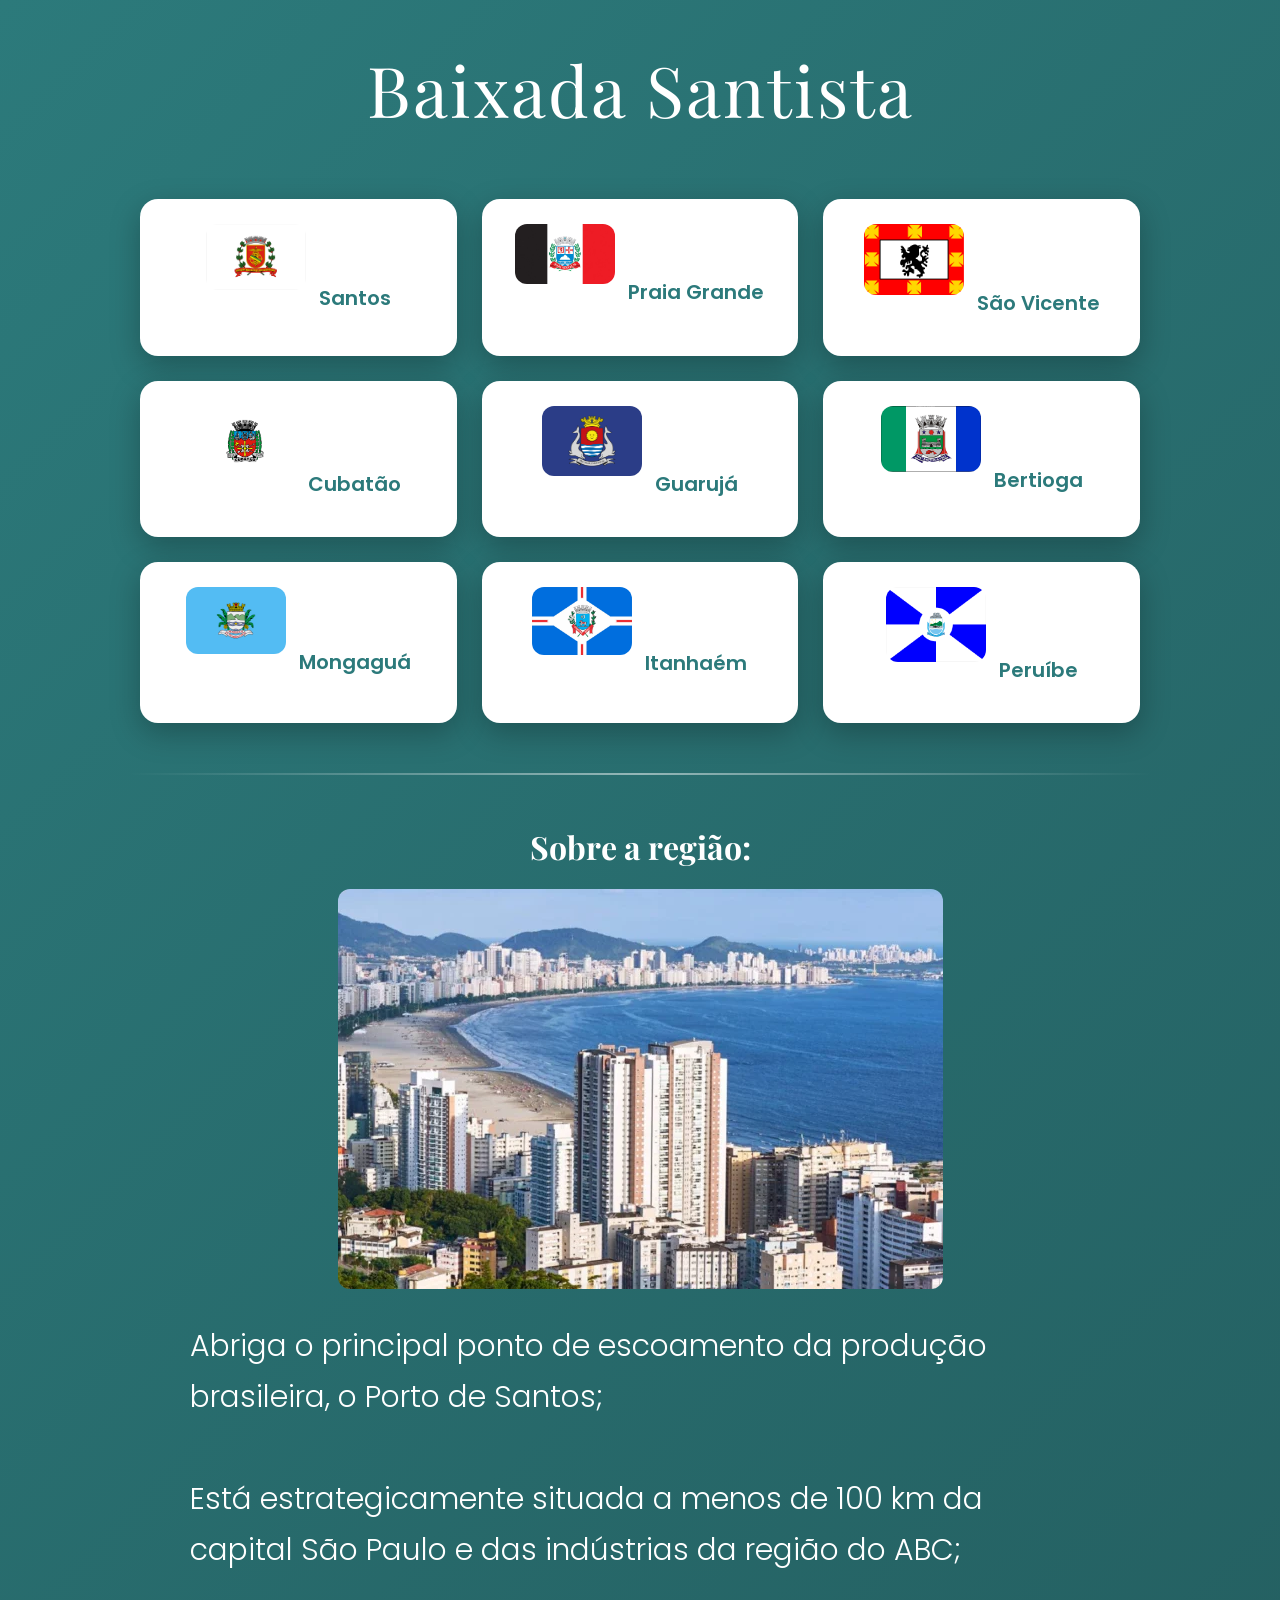
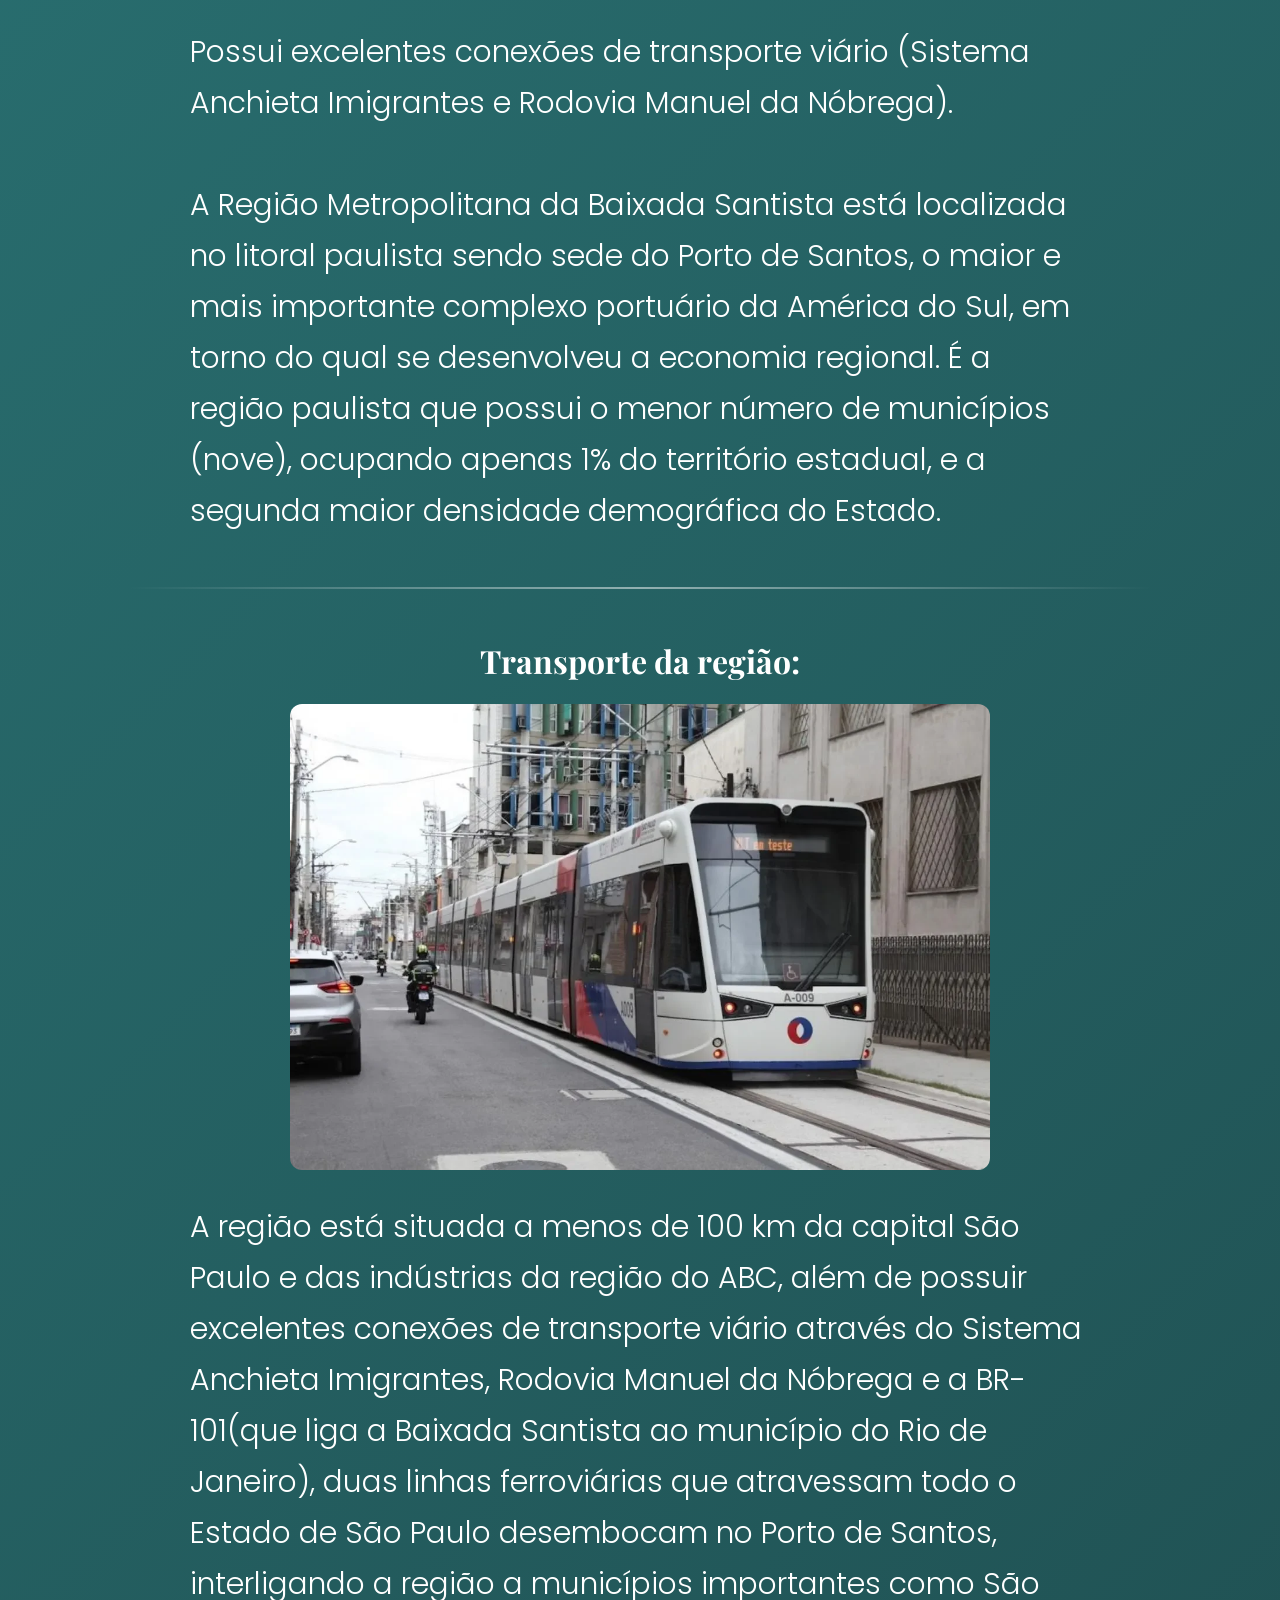
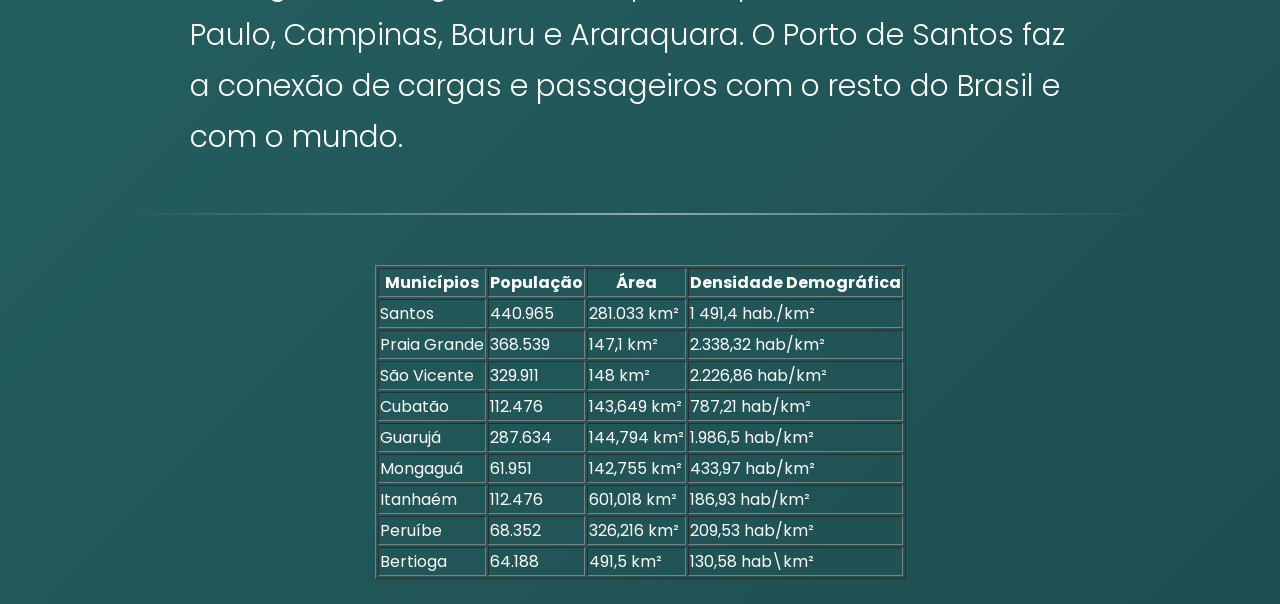
<file: index.html>
<!DOCTYPE html>
<html lang="pt-br">

<head>
<meta charset="UTF-8">
<title>Baixada Santista</title>
</head>
<link rel="stylesheet" href="style.css">
<link href="https://fonts.googleapis.com/css2?family=Playfair+Display:wght@600&family=Poppins:wght@300;400;600&display=swap" rel="stylesheet">
<p class="titulo">
Baixada Santista 
</p>
<div class="municipios">
    <ul style="font-size: 50px; text-align: center;">
        <li class="parte">
            <img src="Bandeira_Santos.png" alt="" width="110">
            <a href="Santos.html">Santos</a>
        </li>
        <li class="parte">       
            <img src="Bandeira_PG.jpg" alt="" width="120">
            <a href="Praia Grande.html">Praia Grande</a>
        </li>
        <li class="parte">
            <img src="Bandeira_São Vicente.png" alt="" width="120">
            <a href="saovicente.html">São Vicente</a>
        </li>
        <li class="parte">
            <img src="Bandeira_Cubatão.png" alt="" width="120">
            <a href="Cubatão.html">Cubatão</a>
        </li>
        <li class="parte">
            <img src="Bandeira_guaruja.png" alt="" width="120">
            <a href="Guarujá.html">Guarujá</a>
        </li>
        <li class="parte">        
            <img src="Bandeira_Bertioga.jpg" alt="" width="130">
            <a href="Bertioga.html">Bertioga</a>
        </li>
        <li class="parte">
            <img src="Bandeira_Mongagua.png" alt="" width="120">
            <a href="monguaga.html">Mongaguá</a>
        </li>
        <li class="parte">
            <img src="Bandeira_Itanhaem.png" alt="" width="120">
            <a href="Itanhaém.html">Itanhaém </a>
        </li>
        <li class="parte">
            <img src="Bandeira_Peruíbe.png" alt="" width="120">
            <a href="peruibe.html">Peruíbe</a>
        </li>
    </ul>
</div>
<hr>
<h1>Sobre a região:</h1>
<div style="text-align: center;">
    <img src="BaixadaSantistaaura.webp" alt="Baixada" style="";">
</div>
<p style="font-size: 30px;">

Abriga o principal ponto de escoamento da produção brasileira, o Porto de Santos;
    <br> <br>
Está estrategicamente situada a menos de 100 km da capital São Paulo e das indústrias da região do ABC;
<br> <br>
Possui excelentes conexões de transporte viário (Sistema Anchieta Imigrantes e Rodovia Manuel da Nóbrega).
<br> <br>
A Região Metropolitana da Baixada Santista está localizada no litoral paulista sendo sede do Porto de Santos, o maior e mais importante complexo portuário da América do Sul, em torno do qual se desenvolveu a economia regional. É a região paulista que possui o menor número de municípios (nove), ocupando apenas 1% do território estadual, e a segunda maior densidade demográfica do Estado.
</p>
<hr>
<h1>Transporte da região:</h1>
<div style="text-align: center;">
    <img src="VLTSANTOS.webp" alt="Vlt" width="700">
</div>
<p style="font-size: 30px;">
A região está situada a menos de 100 km da capital São Paulo e das indústrias da região do ABC, além de possuir excelentes conexões de transporte viário através do Sistema Anchieta Imigrantes, Rodovia Manuel da Nóbrega e a BR-101(que liga a Baixada Santista ao município do Rio de Janeiro), duas linhas ferroviárias que atravessam todo o Estado de São Paulo desembocam no Porto de Santos, interligando a região a municípios importantes como São Paulo, Campinas, Bauru e Araraquara. O Porto de Santos faz a conexão de cargas e passageiros com o resto do Brasil e com o mundo.
</p>
</body>
<hr>
<center><table border="1">
  <tr>
    <th>Municípios</th>
    <th>População</th>
    <th>Área</th>
    <th>Densidade Demográfica</th>
  </tr>
  <tr>
    <td>Santos</td>
    <td>440.965</td>
    <td>281.033 km²</td>
    <td>1 491,4 hab./km²</td>
  </tr>
  <tr>
    <td>Praia Grande</td>
    <td>368.539</td>
    <td>147,1 km²</td>
    <td>2.338,32 hab/km²</td>
  </tr>
   <tr>
    <td>São Vicente</td>
    <td>329.911</td>
    <td>148 km²</td>
    <td>2.226,86 hab/km²</td>
  </tr>
  <tr>
    <td>Cubatão</td>
    <td>112.476</td>
    <td>143,649 km²</td>
    <td>787,21 hab/km²</td>
  </tr>
   <tr>
    <td>Guarujá</td>
    <td>287.634</td>
    <td>144,794 km²</td>
    <td>1.986,5 hab/km²</td>
  </tr>
  <tr>
    <td>Mongaguá</td>
    <td>61.951</td>
    <td>142,755 km²</td>
    <td>433,97 hab/km²</td>
  </tr>
   <tr>
    <td>Itanhaém</td>
    <td>112.476</td>
    <td>601,018 km²</td>
    <td>186,93 hab/km²</td>
  </tr>
  <tr>
    <td>Peruíbe</td>
    <td>68.352</td>
    <td>326,216 km²</td>
    <td>209,53 hab/km²</td>
  </tr>
   <tr>
    <td>Bertioga</td>
    <td>64.188</td>
    <td>491,5 km²</td>
    <td>130,58 hab\km²</td>
  </tr>
</table>
</center>

</p>
</body>
<!--Feito por Enzo T., Nathan G., Lucas S. e Rafaela M.-->
</file>
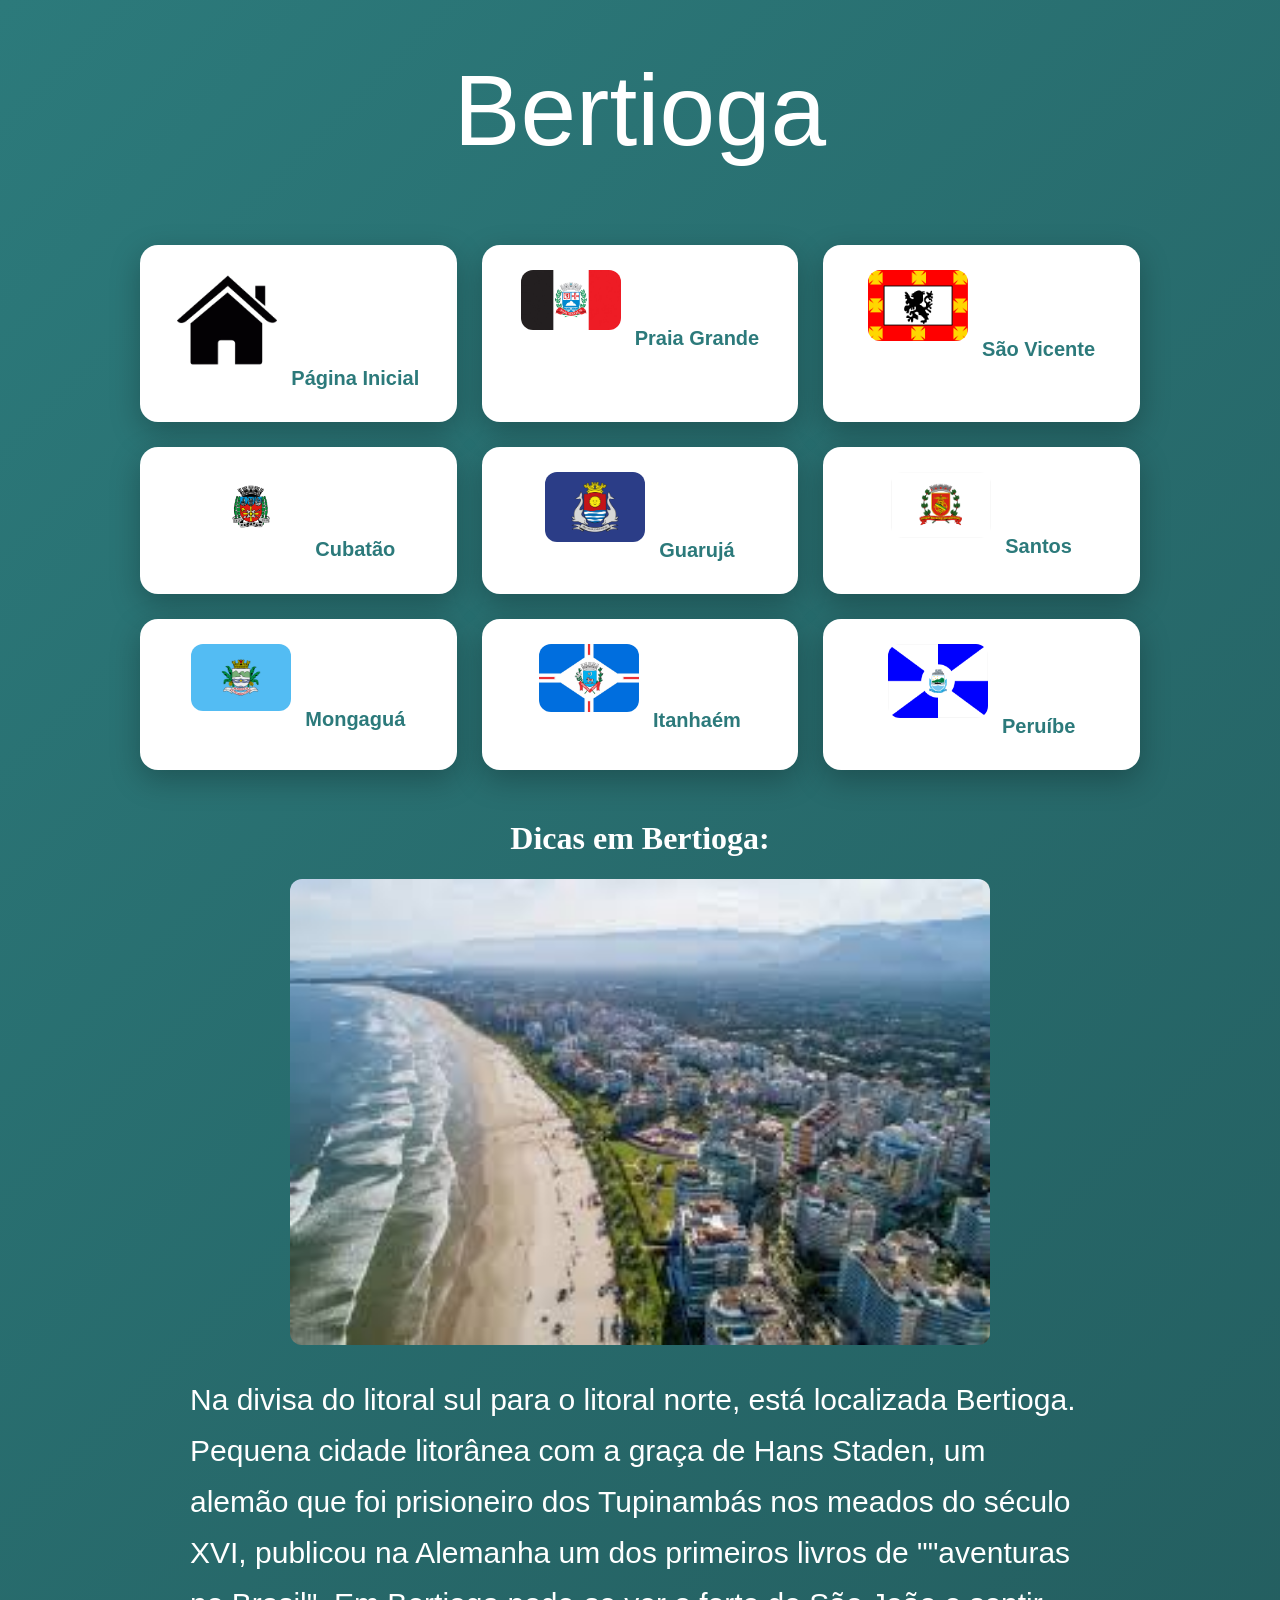
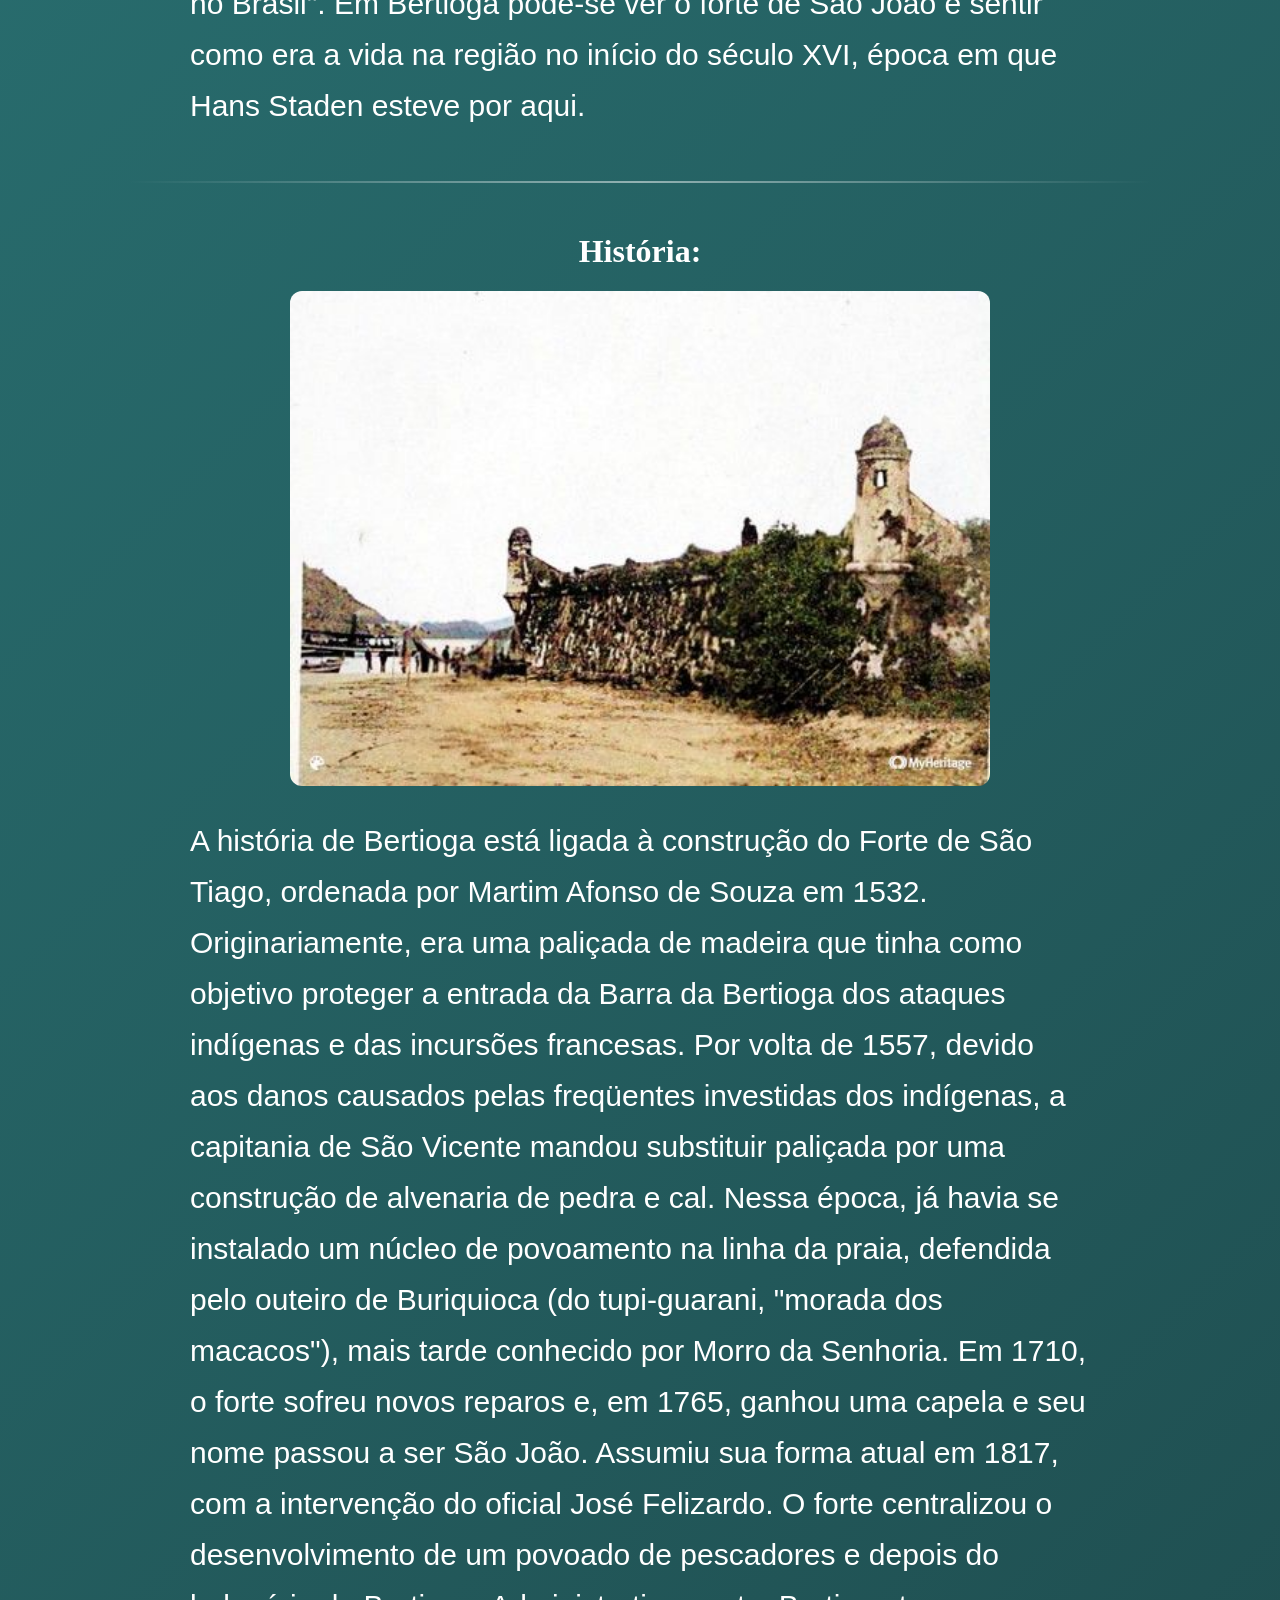
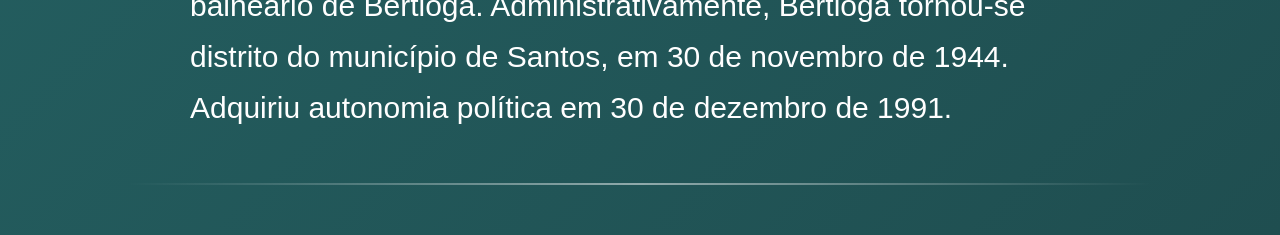
<file: Bertioga.html>
<!DOCTYPE html>
<html lang="pt-br">

<head>
<meta charset="UTF-8">
<title>Bertioga</title>
</head>
<link rel="stylesheet" href="style.css">
<body style="background-color: rgb(67, 146, 146);;">

<p style="font-size: 100PX; text-align: center;">
Bertioga 
</p>
<div class="municipios">
    <ul style="font-size: 50px; text-align: center;">
        <li class="parte">
            <img src="pagina-inicial.png" alt="" width="110">
            <a href="index.html">Página Inicial</a>
        </li>
        <li class="parte">       
            <img src="Bandeira_PG.jpg" alt="" width="120">
            <a href="Praia Grande.html">Praia Grande</a>
        </li>
        <li class="parte">
            <img src="Bandeira_São Vicente.png" alt="" width="120">
            <a href="saovicente.html">São Vicente</a>
        </li>
        <li class="parte">
            <img src="Bandeira_Cubatão.png" alt="" width="120">
            <a href="Cubatão.html">Cubatão</a>
        </li>
        <li class="parte">
            <img src="Bandeira_guaruja.png" alt="" width="120">
            <a href="Guarujá.html">Guarujá</a>
        </li>
        <li class="parte">
            <img src="Bandeira_Santos.png" alt="" width="110">
            <a href="Santos.html">Santos</a>
        </li>
        <li class="parte">
            <img src="Bandeira_Mongagua.png" alt="" width="120">
            <a href="monguaga.html">Mongaguá</a>
        </li>
        <li class="parte">
            <img src="Bandeira_Itanhaem.png" alt="" width="120">
            <a href="Itanhaém.html">Itanhaém </a>
        </li>
        <li class="parte">
            <img src="Bandeira_Peruíbe.png" alt="" width="120">
            <a href="peruibe.html">Peruíbe</a>
        </li>
    </ul>
</div>
<h1>Dicas em Bertioga:</h1>
<div style="text-align: center;">
    <img src="Bertioga.jpg" alt="Bertioga" width="700">
</div>
<p style="font-size: 30px;">

Na divisa do litoral sul para o litoral norte, está localizada Bertioga. Pequena cidade litorânea com a graça de Hans Staden, um alemão que foi prisioneiro dos Tupinambás nos meados do século XVI, publicou na Alemanha um dos primeiros livros de ""aventuras no Brasil". Em Bertioga pode-se ver o forte de São João e sentir como era a vida na região no início do século XVI, época em que Hans Staden esteve por aqui.
</p>
<hr>
<h1>História:</h1>
<div style="text-align: center;">
    <img src="ForteBertioga.jpg" alt="Forte Insano" width="700">
</div>
<p style="font-size: 30px;">
A história de Bertioga está ligada à construção do Forte de São Tiago, ordenada por Martim Afonso de Souza em 1532.

Originariamente, era uma paliçada de madeira que tinha como objetivo proteger a entrada da Barra da Bertioga dos ataques indígenas e das incursões francesas. Por volta de 1557, devido aos danos causados pelas freqüentes investidas dos indígenas, a capitania de São Vicente mandou substituir paliçada por uma construção de alvenaria de pedra e cal.

Nessa época, já havia se instalado um núcleo de povoamento na linha da praia, defendida pelo outeiro de Buriquioca (do tupi-guarani, "morada dos macacos"), mais tarde conhecido por Morro da Senhoria.
Em 1710, o forte sofreu novos reparos e, em 1765, ganhou uma capela e seu nome passou a ser São João.

Assumiu sua forma atual em 1817, com a intervenção do oficial José Felizardo. O forte centralizou o desenvolvimento de um povoado de pescadores e depois do balneário de Bertioga. Administrativamente, Bertioga tornou-se distrito do município de Santos, em 30 de novembro de 1944. Adquiriu autonomia política em 30 de dezembro de 1991.
<hr>
</file>
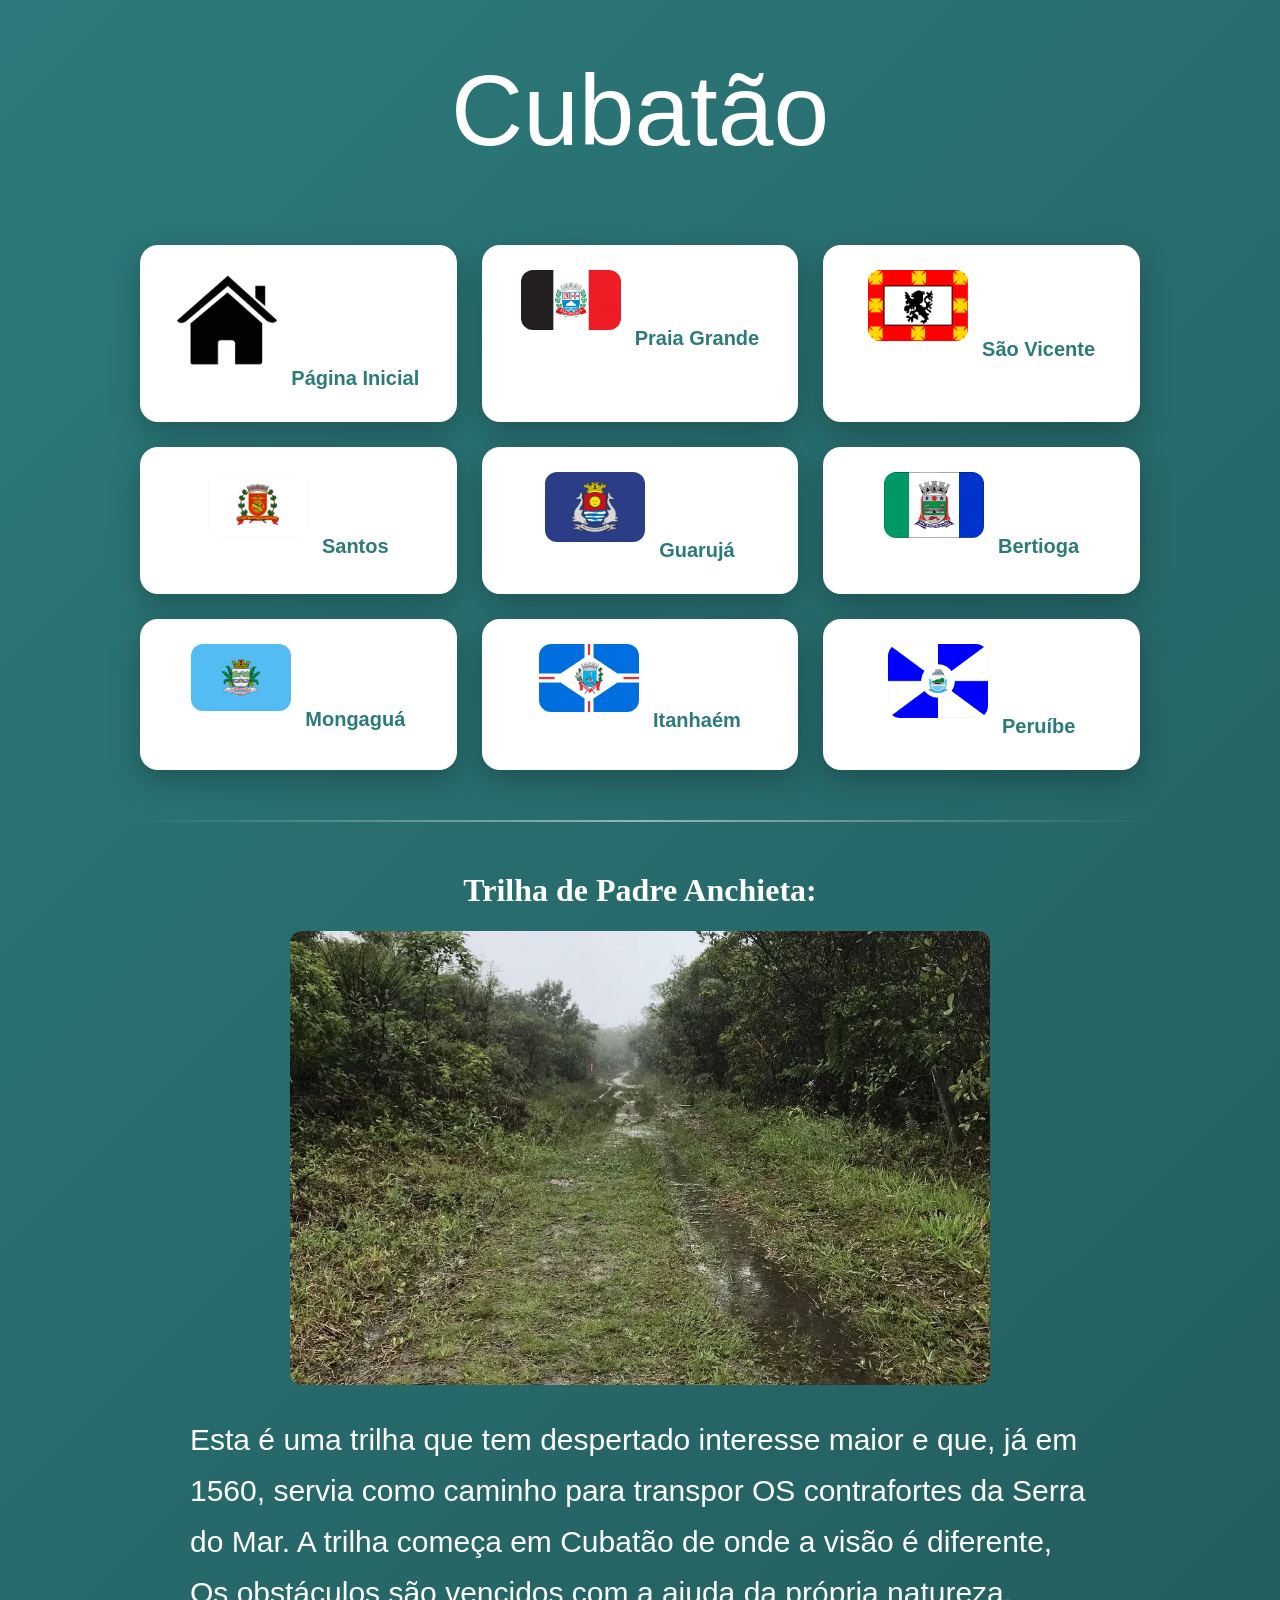
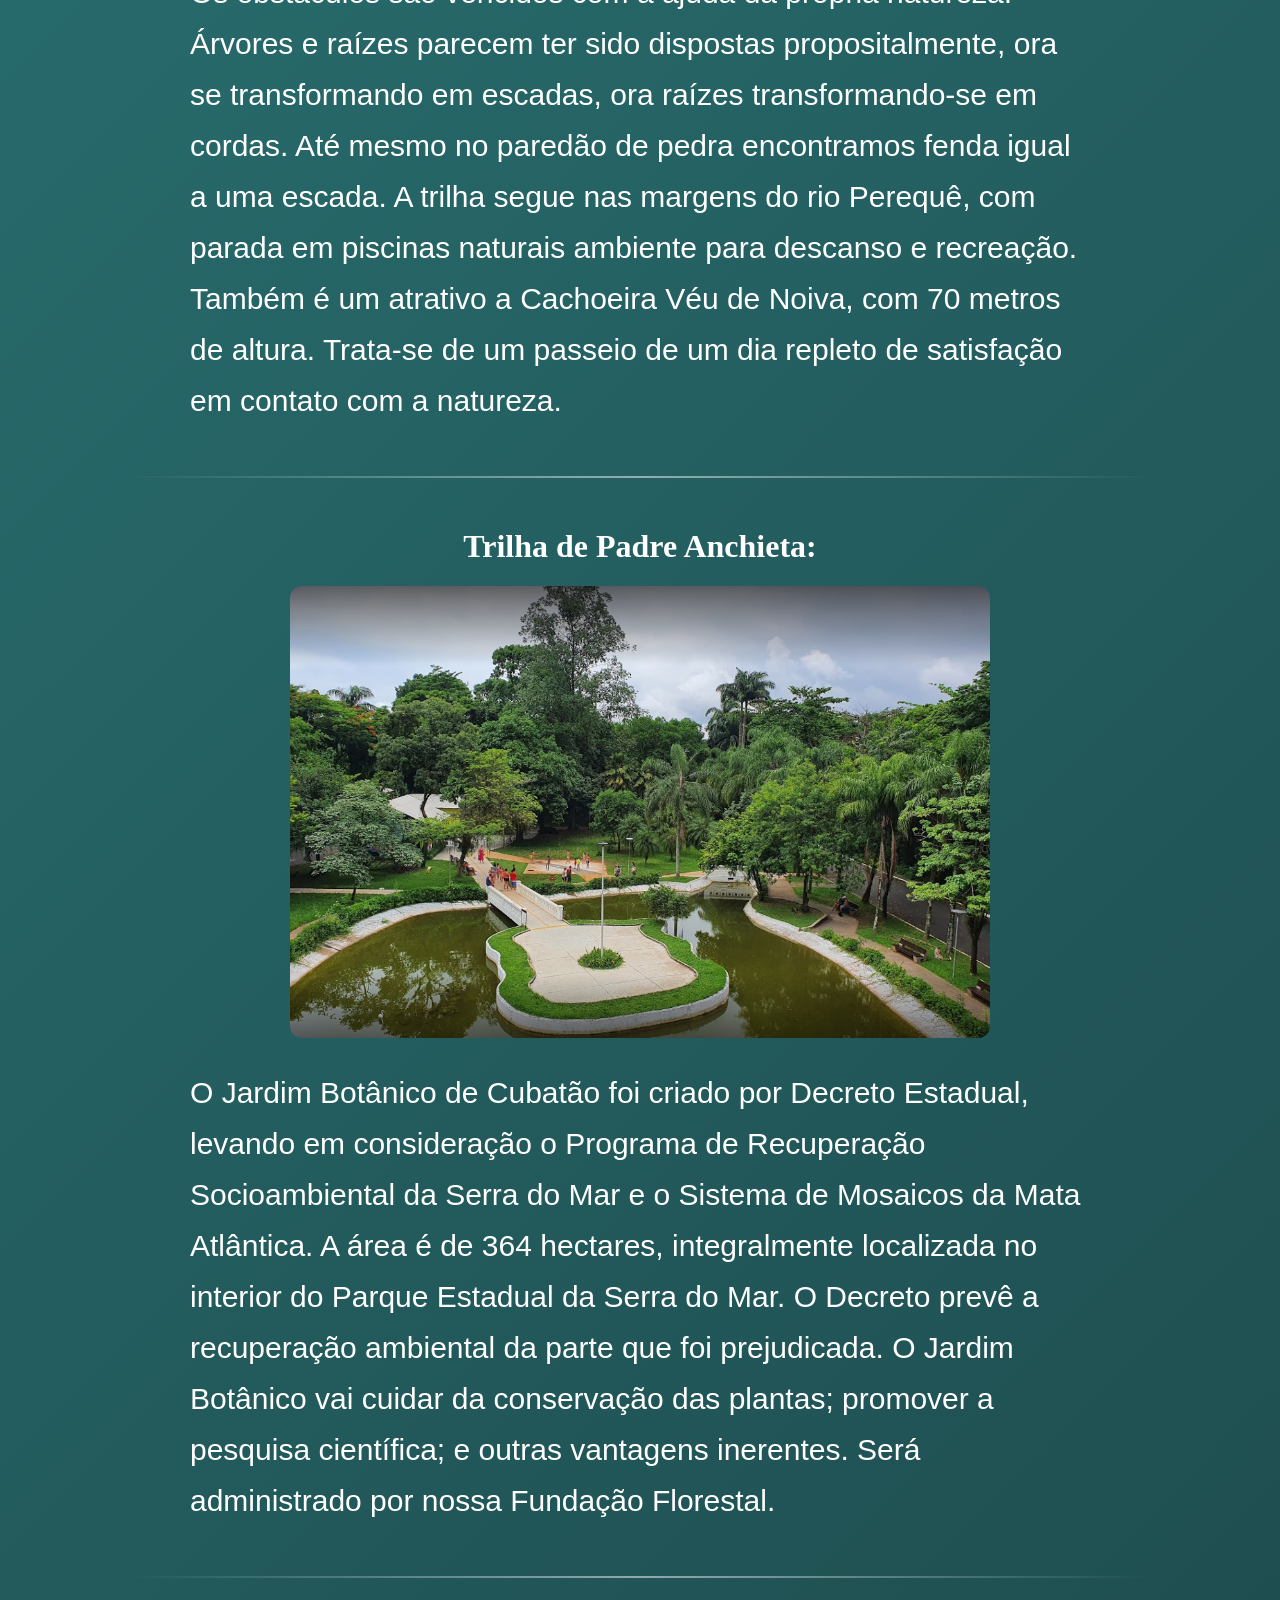
<file: Cubatão.html>
<!DOCTYPE html>
<html lang="pt-br">

<head>
<meta charset="UTF-8">
<title>Cubatão</title>
</head>
<link rel="stylesheet" href="style.css">
<body style="background-color: rgb(67, 146, 146);;">
<p style="font-size: 100PX; text-align: center;">
Cubatão 
</p>
<div class="municipios">
    <ul style="font-size: 50px; text-align: center;">
        <li class="parte">
            <img src="pagina-inicial.png" alt="" width="110">
            <a href="index.html">Página Inicial</a>
        </li>
        <li class="parte">       
            <img src="Bandeira_PG.jpg" alt="" width="120">
            <a href="Praia Grande.html">Praia Grande</a>
        </li>
        <li class="parte">
            <img src="Bandeira_São Vicente.png" alt="" width="120">
            <a href="saovicente.html">São Vicente</a>
        </li>
        <li class="parte">
            <img src="Bandeira_Santos.png" alt="" width="110">
            <a href="Santos.html">Santos</a>
        </li>
        <li class="parte">
            <img src="Bandeira_guaruja.png" alt="" width="120">
            <a href="Guarujá.html">Guarujá</a>
        </li>
        <li class="parte">        
            <img src="Bandeira_Bertioga.jpg" alt="" width="130">
            <a href="Bertioga.html">Bertioga</a>
        </li>
        <li class="parte">
            <img src="Bandeira_Mongagua.png" alt="" width="120">
            <a href="monguaga.html">Mongaguá</a>
        </li>
        <li class="parte">
            <img src="Bandeira_Itanhaem.png" alt="" width="120">
            <a href="Itanhaém.html">Itanhaém </a>
        </li>
        <li class="parte">
            <img src="Bandeira_Peruíbe.png" alt="" width="120">
            <a href="peruibe.html">Peruíbe</a>
        </li>
    </ul>
</div>
<hr>
<h1>Trilha de Padre Anchieta:</h1>
<div style="text-align: center;">
    <img src="PadreAnchieta.webp"alt="Bertioga" width="700"">
</div>
<p style="font-size: 30px;">
    Esta é uma trilha que tem despertado interesse maior e que, já em 1560, servia como caminho para transpor OS contrafortes da Serra do Mar. A trilha começa em Cubatão de onde a visão é diferente,

Os obstáculos são vencidos com a ajuda da própria natureza. Árvores e raízes parecem ter sido dispostas propositalmente, ora se transformando em escadas, ora raízes transformando-se em cordas. Até mesmo no paredão de pedra encontramos fenda igual a uma escada.

A trilha segue nas margens do rio Perequê, com parada em piscinas naturais ambiente para descanso e recreação. Também é um atrativo a Cachoeira Véu de Noiva, com 70 metros de altura. Trata-se de um passeio de um dia repleto de satisfação em contato com a natureza.
<hr>
<h1>Trilha de Padre Anchieta:</h1>
<div style="text-align: center;">
    <img src="jardim-botanico.png"alt="Bertioga" width="700"">
</div>
<p style="font-size: 30px;">
O Jardim Botânico de Cubatão foi criado por Decreto Estadual, levando em consideração o Programa de Recuperação Socioambiental da Serra do Mar e o Sistema de Mosaicos da Mata Atlântica. A área é de 364 hectares, integralmente localizada no interior do Parque Estadual da Serra do Mar.
O Decreto prevê a recuperação ambiental da parte que foi prejudicada. O Jardim Botânico vai cuidar da conservação das plantas; promover a pesquisa científica; e outras vantagens inerentes.

Será administrado por nossa Fundação Florestal.
</p>
<hr>
</file>
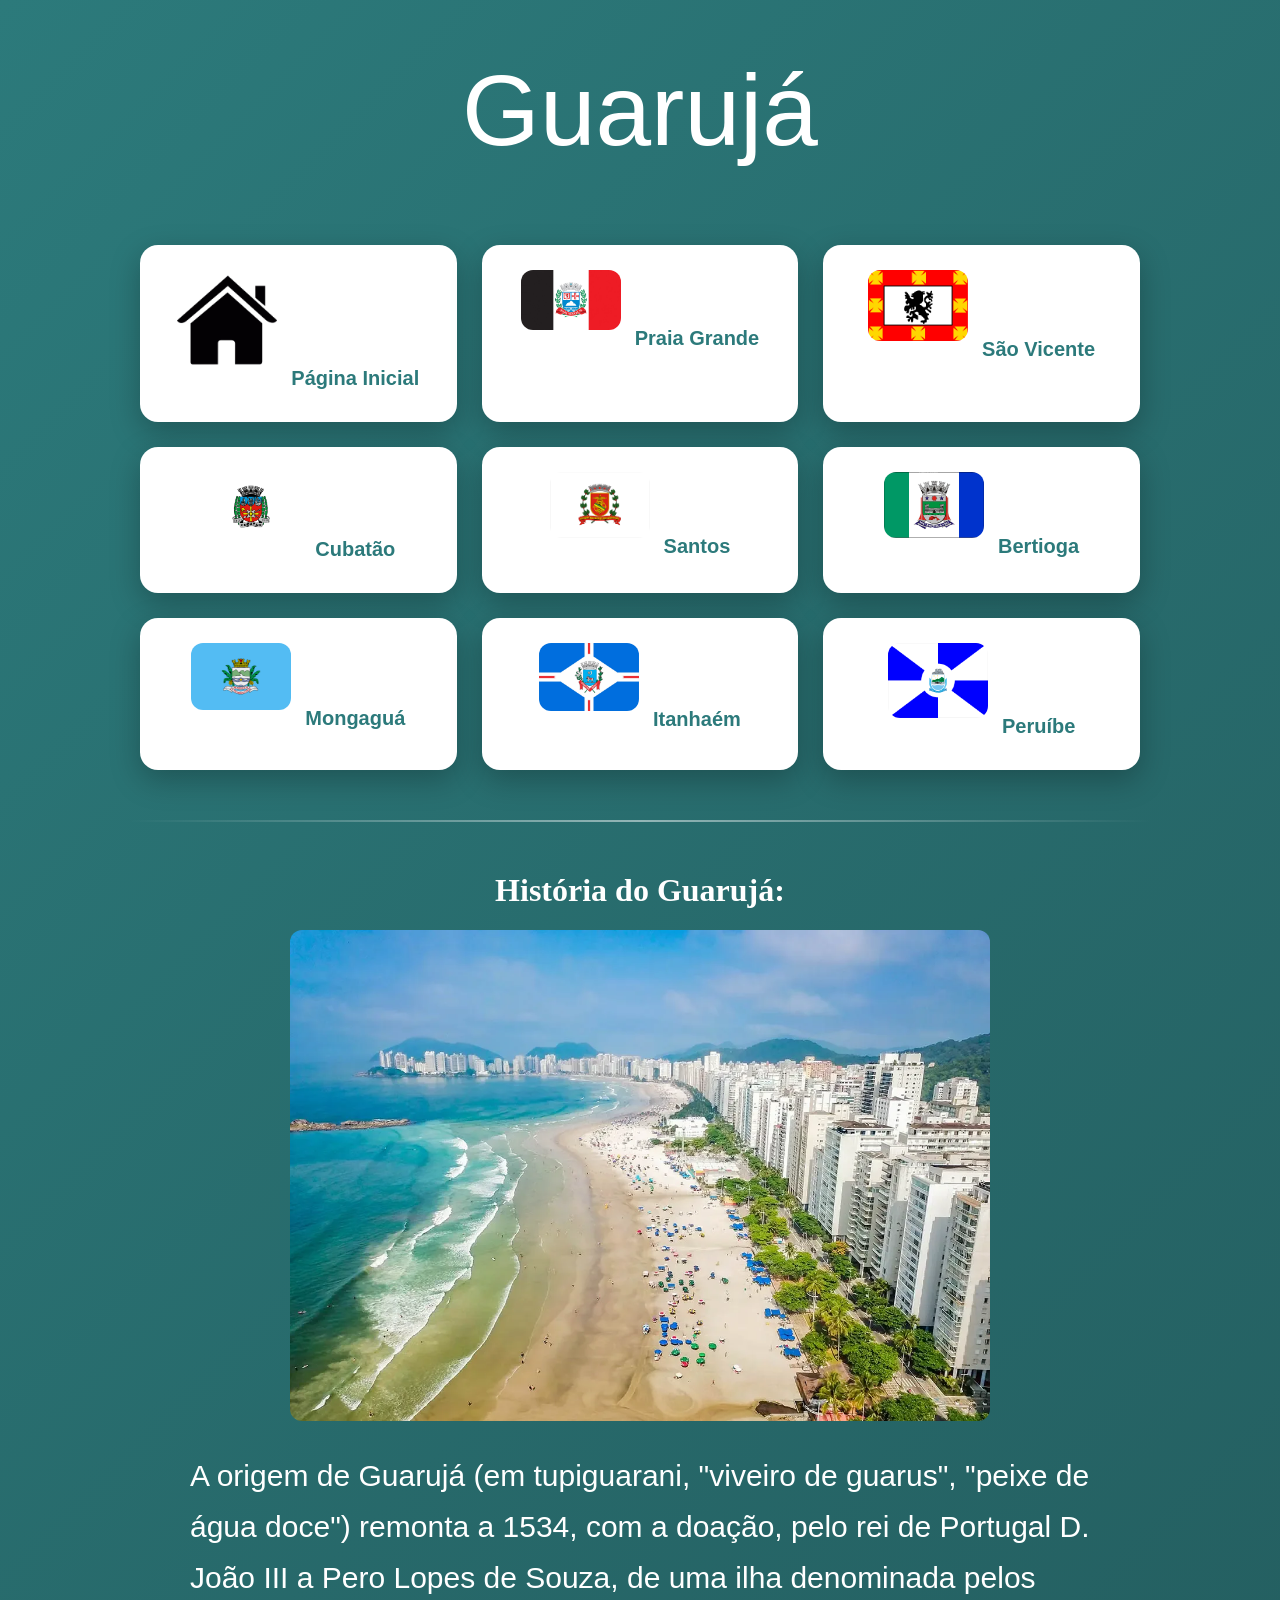
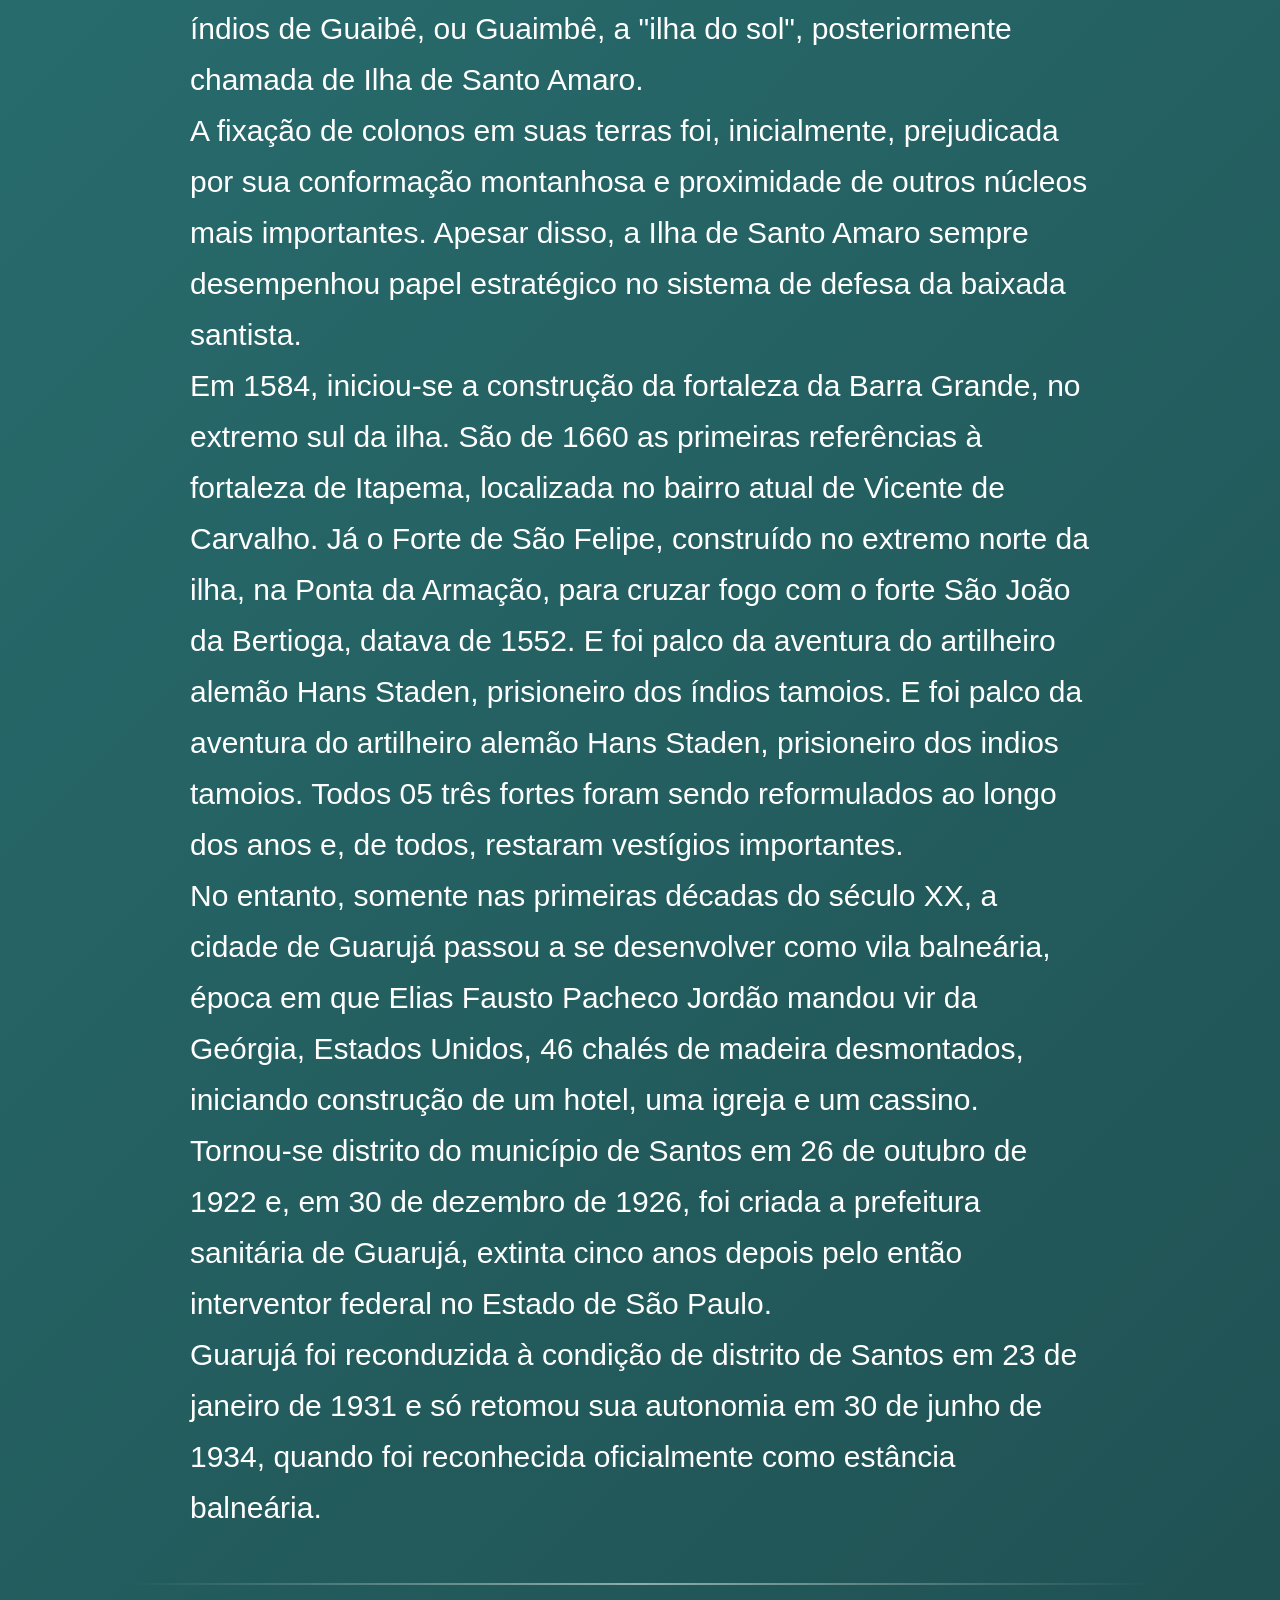
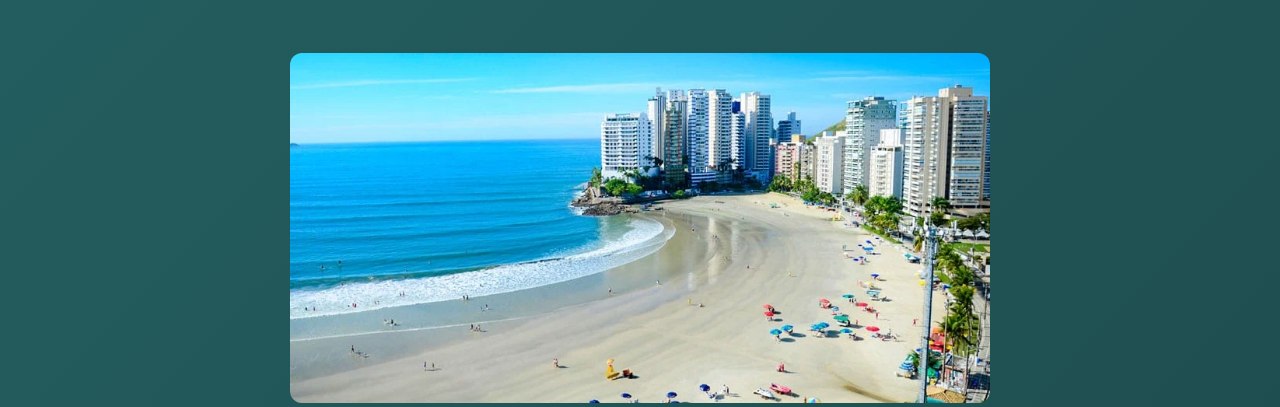
<file: Guarujá.html>
<!DOCTYPE html>
<html lang="pt-br">

<head>
<meta charset="UTF-8">
<title>Guarujá</title>
</head>
<link rel="stylesheet" href="style.css">
<body style="background-color: rgb(67, 146, 146);;">
<p style="font-size: 100PX; text-align: center;">
Guarujá 
</p>
<div class="municipios">
    <ul style="font-size: 50px; text-align: center;">
        <li class="parte">
            <img src="pagina-inicial.png" alt="" width="110">
            <a href="index.html">Página Inicial</a>
        </li>
        <li class="parte">       
            <img src="Bandeira_PG.jpg" alt="" width="120">
            <a href="Praia Grande.html">Praia Grande</a>
        </li>
        <li class="parte">
            <img src="Bandeira_São Vicente.png" alt="" width="120">
            <a href="saovicente.html">São Vicente</a>
        </li>
        <li class="parte">
            <img src="Bandeira_Cubatão.png" alt="" width="120">
            <a href="Cubatão.html">Cubatão</a>
        </li>
        <li class="parte">
            <img src="Bandeira_Santos.png" alt="" width="110">
            <a href="Santos.html">Santos</a>
        </li>
        <li class="parte">        
            <img src="Bandeira_Bertioga.jpg" alt="" width="130">
            <a href="Bertioga.html">Bertioga</a>
        </li>
        <li class="parte">
            <img src="Bandeira_Mongagua.png" alt="" width="120">
            <a href="monguaga.html">Mongaguá</a>
        </li>
        <li class="parte">
            <img src="Bandeira_Itanhaem.png" alt="" width="120">
            <a href="Itanhaém.html">Itanhaém </a>
        </li>
        <li class="parte">
            <img src="Bandeira_Peruíbe.png" alt="" width="120">
            <a href="peruibe.html">Peruíbe</a>
        </li>
    </ul>
</div>
<hr>
<h1>História do Guarujá:</h1>
<div style="text-align: center;">
    <img src="Guaruja_aura3.webp"Mongaguá width="700">
</div>
<p style="font-size: 30px;">
A origem de Guarujá (em tupiguarani, "viveiro de guarus", "peixe de água doce") remonta a 1534, com a doação, pelo rei de Portugal D. João III a Pero Lopes de Souza, de uma ilha denominada pelos índios de Guaibê, ou Guaimbê, a "ilha do sol", posteriormente chamada de Ilha de Santo Amaro.
<br>
A fixação de colonos em suas terras foi, inicialmente, prejudicada por sua conformação montanhosa e proximidade de outros núcleos mais importantes. Apesar disso, a Ilha de Santo Amaro sempre desempenhou papel estratégico no sistema de defesa da baixada santista.
<br>
Em 1584, iniciou-se a construção da fortaleza da Barra Grande, no extremo sul da ilha. São de 1660 as primeiras referências à fortaleza de Itapema, localizada no bairro atual de Vicente de Carvalho.

Já o Forte de São Felipe, construído no extremo norte da ilha, na Ponta da Armação, para cruzar fogo com o forte São João da Bertioga, datava de 1552. E foi palco da aventura do artilheiro alemão Hans Staden, prisioneiro dos índios tamoios.
E foi palco da aventura do artilheiro alemão Hans Staden, prisioneiro dos indios tamoios.

Todos 05 três fortes foram sendo reformulados ao longo dos anos e, de todos, restaram vestígios importantes. 
<br>
No entanto, somente nas primeiras décadas do século XX, a cidade de Guarujá passou a se desenvolver como vila balneária, época em que Elias Fausto Pacheco Jordão mandou vir da Geórgia, Estados Unidos, 46 chalés de madeira desmontados, iniciando construção de um hotel, uma igreja e um cassino. 
<br>
Tornou-se distrito do município de Santos em 26 de outubro de 1922 e, em 30 de dezembro de 1926, foi criada a prefeitura sanitária de Guarujá, extinta cinco anos depois pelo então interventor federal no Estado de São Paulo.
<br>
Guarujá foi reconduzida à condição de distrito de Santos em 23 de janeiro de 1931 e só retomou sua autonomia em 30 de junho de 1934, quando foi reconhecida oficialmente como estância balneária.
<hr>
<br>
<div style="text-align: center;">
    <img src="Guarujáaura4.webp"alt="Mongugá ponto turisco" width="700">
</div>
</file>
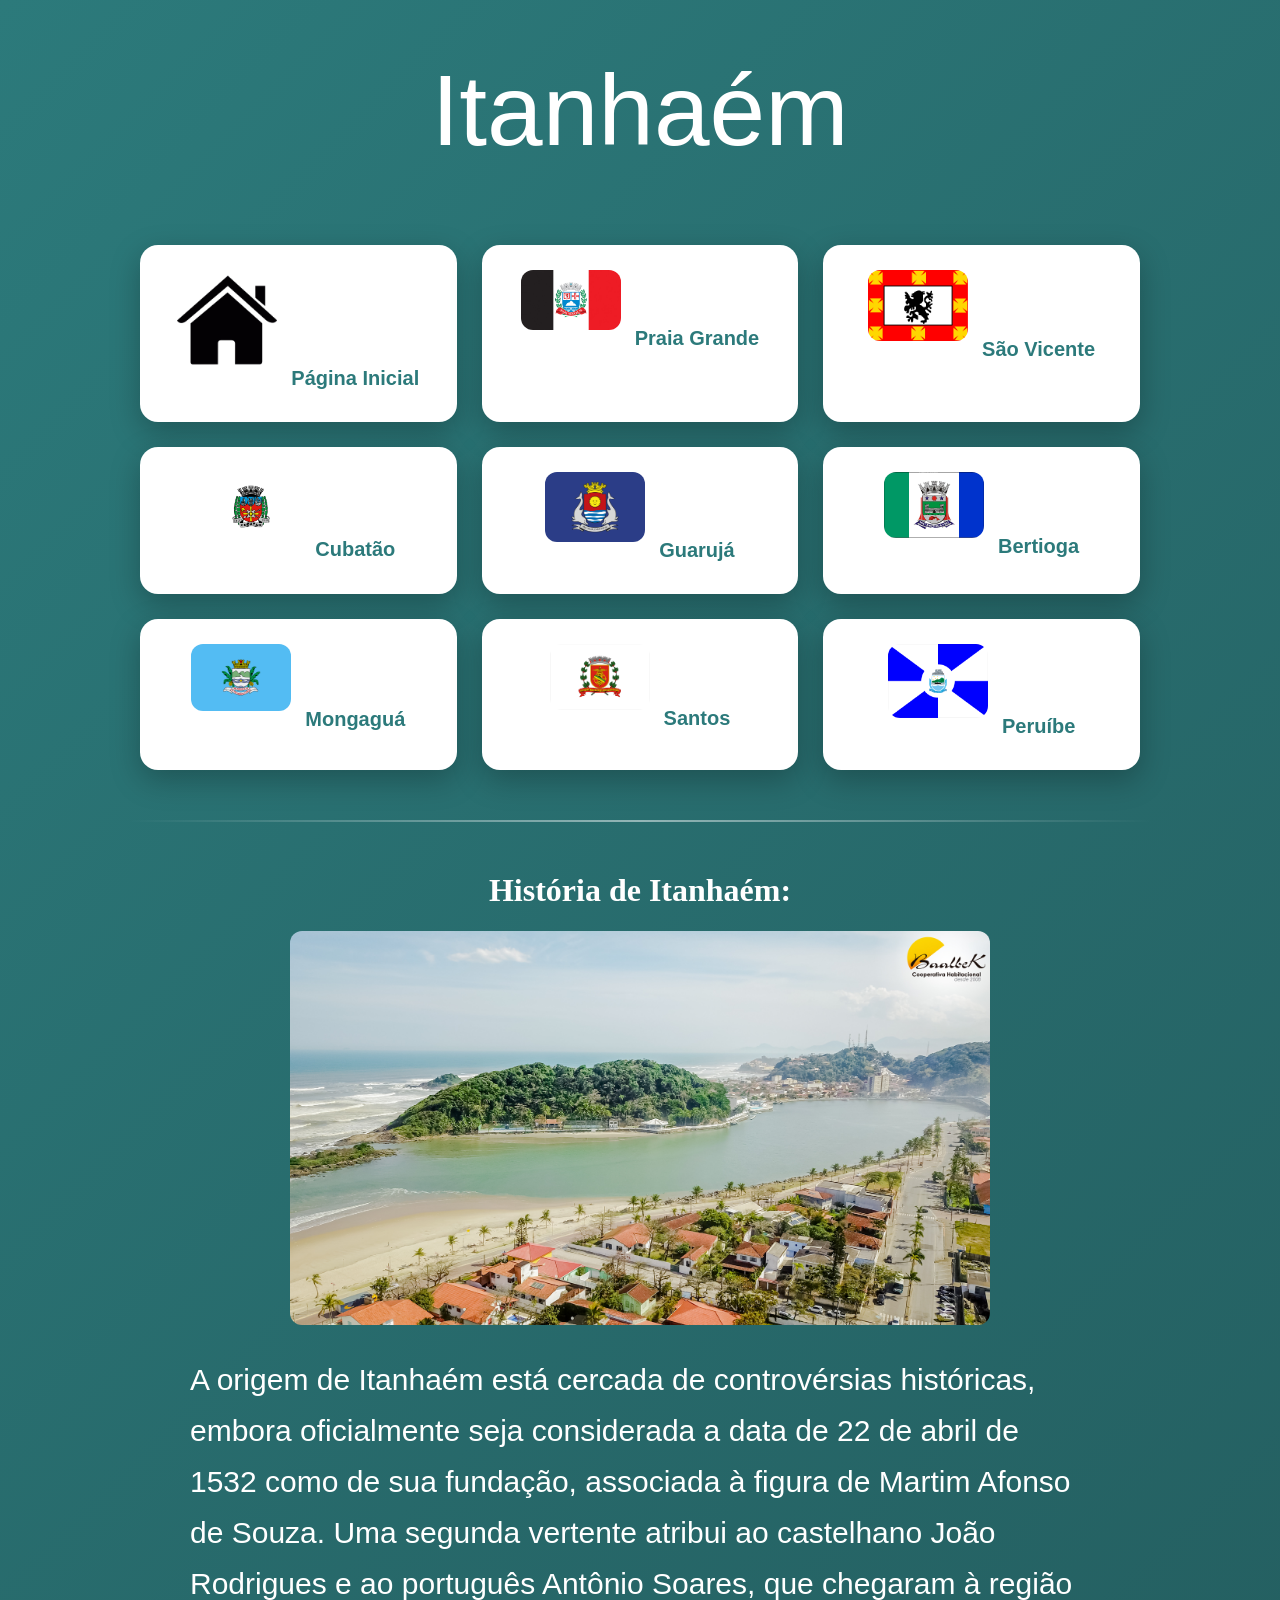
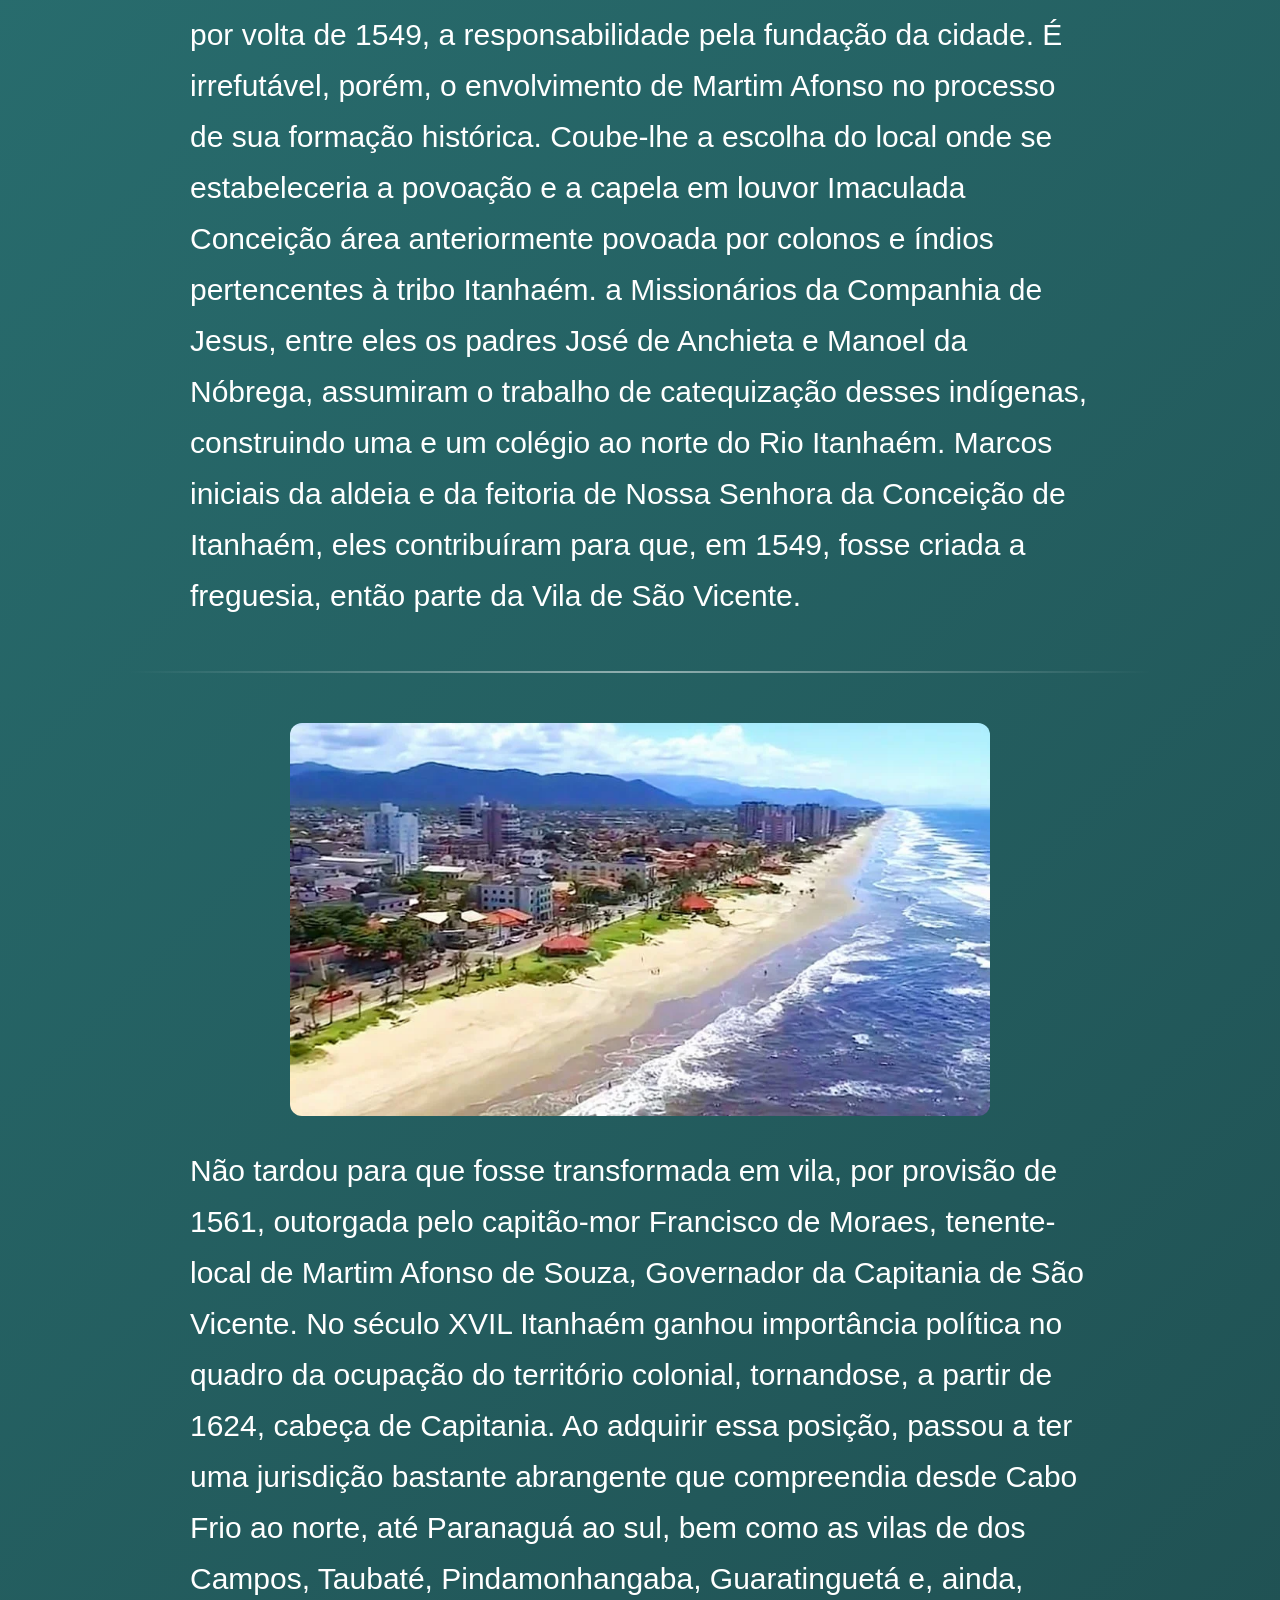
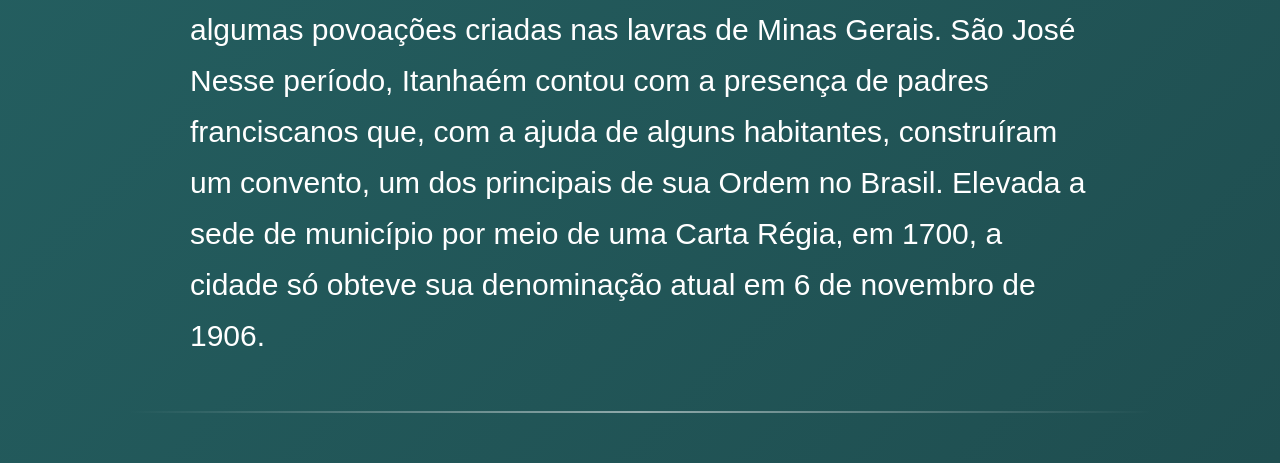
<file: Itanhaém.html>
<!DOCTYPE html>
<html lang="pt-br">

<head>
<meta charset="UTF-8">
<title>Itanhaém</title>
</head>
<link rel="stylesheet" href="style.css">
<body style="background-color: rgb(67, 146, 146);;">
<p style="font-size: 100PX; text-align: center;">
Itanhaém 
</p>
<div class="municipios">
    <ul style="font-size: 50px; text-align: center;">
        <li class="parte">
            <img src="pagina-inicial.png" alt="" width="110">
            <a href="index.html">Página Inicial</a>
        </li>
        <li class="parte">       
            <img src="Bandeira_PG.jpg" alt="" width="120">
            <a href="Praia Grande.html">Praia Grande</a>
        </li>
        <li class="parte">
            <img src="Bandeira_São Vicente.png" alt="" width="120">
            <a href="saovicente.html">São Vicente</a>
        </li>
        <li class="parte">
            <img src="Bandeira_Cubatão.png" alt="" width="120">
            <a href="Cubatão.html">Cubatão</a>
        </li>
        <li class="parte">
            <img src="Bandeira_guaruja.png" alt="" width="120">
            <a href="Guarujá.html">Guarujá</a>
        </li>
        <li class="parte">        
            <img src="Bandeira_Bertioga.jpg" alt="" width="130">
            <a href="Bertioga.html">Bertioga</a>
        </li>
        <li class="parte">
            <img src="Bandeira_Mongagua.png" alt="" width="120">
            <a href="monguaga.html">Mongaguá</a>
        </li>
        <li class="parte">
            <img src="Bandeira_Santos.png" alt="" width="110">
            <a href="Santos.html">Santos</a>
        </li>
        <li class="parte">
            <img src="Bandeira_Peruíbe.png" alt="" width="120">
            <a href="peruibe.html">Peruíbe</a>
        </li>
    </ul>
</div>
<hr>
<h1>História de Itanhaém:</h1>
<div style="text-align: center;">
    <img src="Itanhaem.jpg"Itanhaém width="700">
</div>
<p style="font-size: 30px;">
     A origem de Itanhaém está cercada de controvérsias históricas, embora oficialmente seja considerada a data de 22 de abril de 1532 como de sua fundação, associada à figura de Martim Afonso de Souza.

Uma segunda vertente atribui ao castelhano João Rodrigues e ao português Antônio Soares, que chegaram à região por volta de 1549, a responsabilidade pela fundação da cidade.

É irrefutável, porém, o envolvimento de Martim Afonso no processo de sua formação histórica. Coube-lhe a escolha do local onde se estabeleceria a povoação e a capela em louvor Imaculada Conceição área anteriormente povoada por colonos e índios pertencentes à tribo Itanhaém. a

Missionários da Companhia de Jesus, entre eles os padres José de Anchieta e Manoel da Nóbrega, assumiram o trabalho de catequização desses indígenas, construindo uma e um colégio ao norte do Rio Itanhaém.

Marcos iniciais da aldeia e da feitoria de Nossa Senhora da Conceição de Itanhaém, eles contribuíram para que, em 1549, fosse criada a freguesia, então parte da Vila de São Vicente.
<hr>
<div style="text-align: center;">
    <img src="ItanhaemAura.webp"Bertioga" width="700"">
</div>
<p style="font-size: 30px;">
    Não tardou para que fosse transformada em vila, por provisão de 1561, outorgada pelo capitão-mor Francisco de Moraes, tenente-local de Martim Afonso de Souza, Governador da Capitania de São Vicente. No século XVIL Itanhaém ganhou importância política no quadro da ocupação do território colonial, tornandose, a partir de 1624, cabeça de Capitania.

Ao adquirir essa posição, passou a ter uma jurisdição bastante abrangente que compreendia desde Cabo Frio ao norte, até Paranaguá ao sul, bem como as vilas de dos Campos, Taubaté, Pindamonhangaba, Guaratinguetá e, ainda, algumas povoações criadas nas lavras de Minas Gerais. São José

Nesse período, Itanhaém contou com a presença de padres franciscanos que, com a ajuda de alguns habitantes, construíram um convento, um dos principais de sua Ordem no Brasil.

Elevada a sede de município por meio de uma Carta Régia, em 1700, a cidade só obteve sua denominação atual em 6 de novembro de 1906.
<hr>
</file>
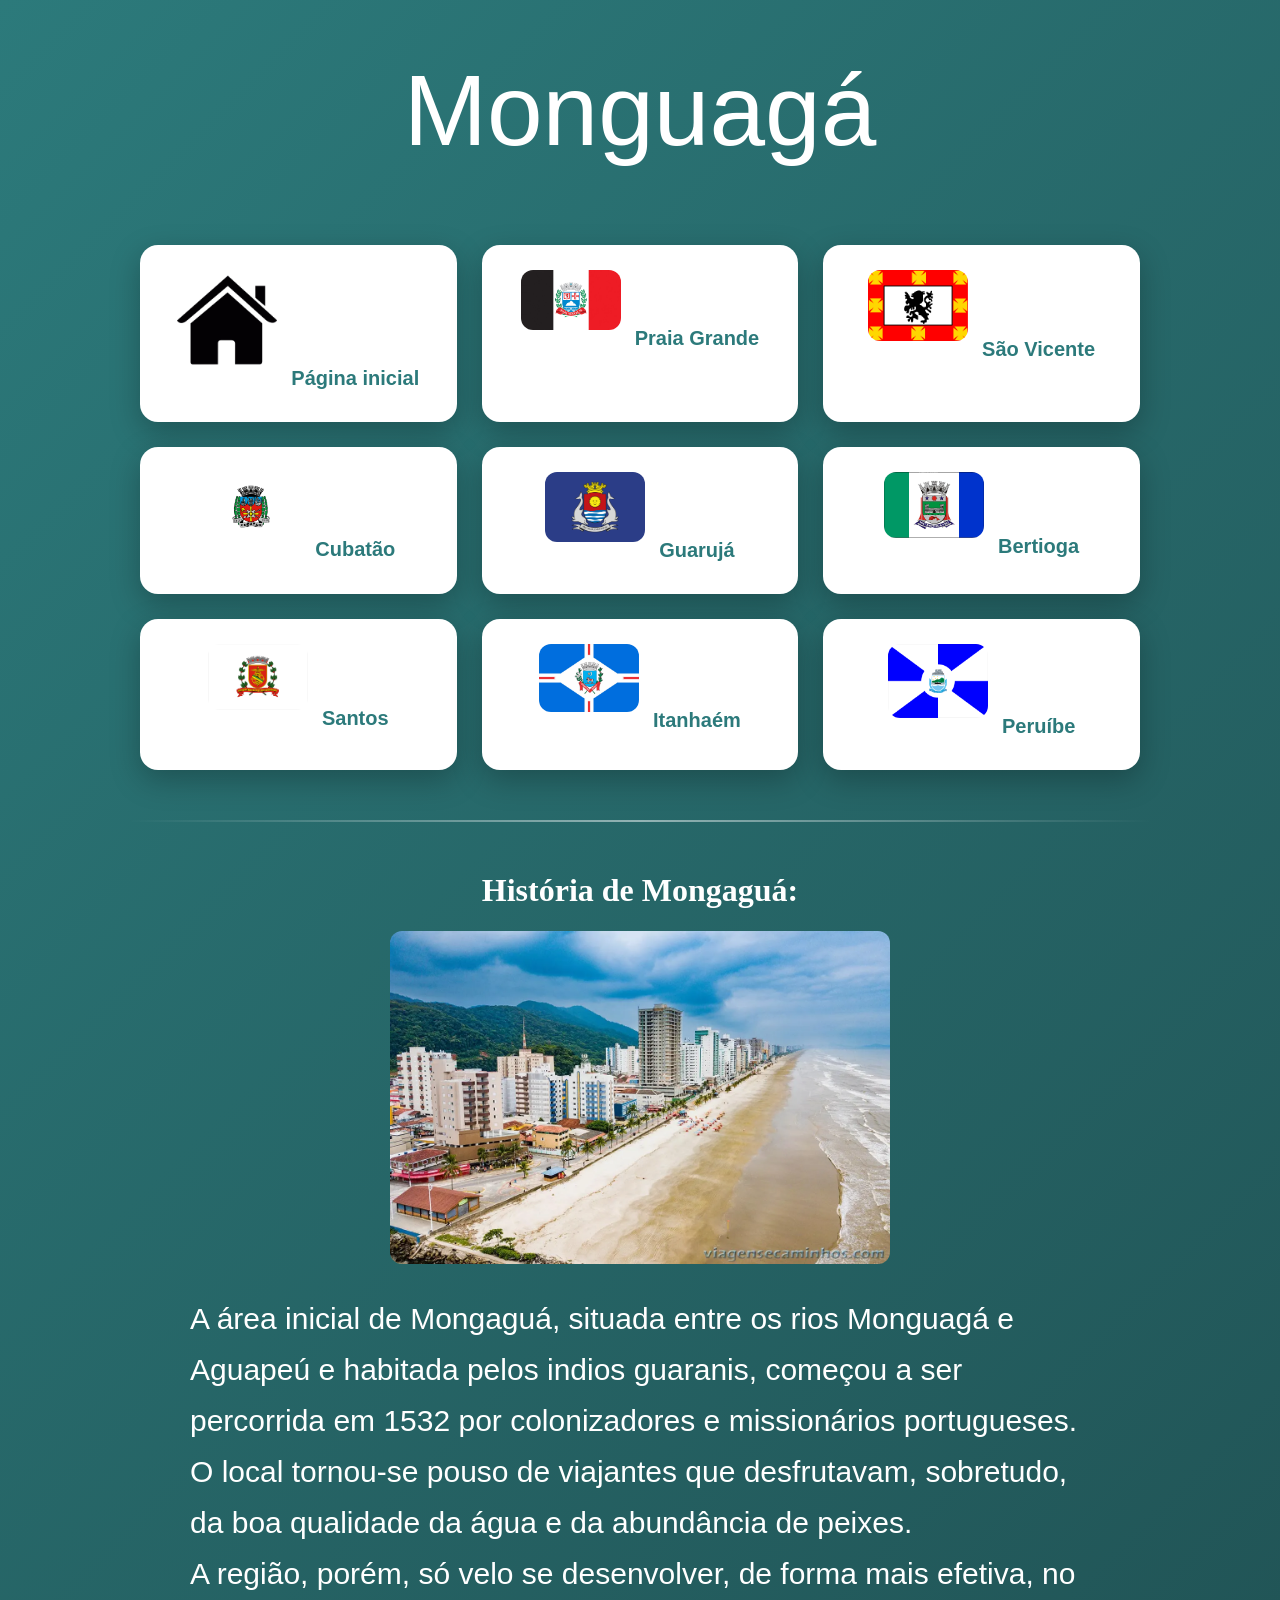
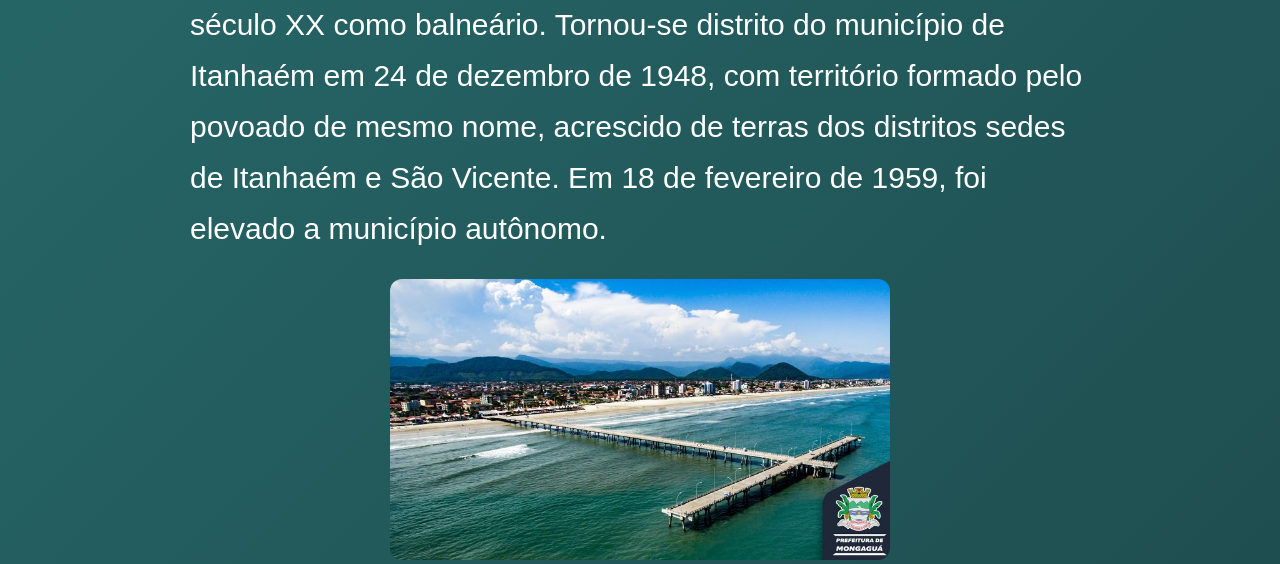
<file: monguaga.html>
<!DOCTYPE html>
<html lang="pt-br">

<head>
<meta charset="UTF-8">
<title>Monguagá</title>
</head>
<link rel="stylesheet" href="style.css">
<body style="background-color: rgb(67, 146, 146);;">
<p style="font-size: 100PX; text-align: center;">
Monguagá
</p>
<div class="municipios">
    <ul style="font-size: 50px; text-align: center;">
        <li class="parte">
            <img src="pagina-inicial.png" alt="" width="110">
            <a href="index.html">Página inicial</a>
        </li>
        <li class="parte">       
            <img src="Bandeira_PG.jpg" alt="" width="120">
            <a href="Praia Grande.html">Praia Grande</a>
        </li>
        <li class="parte">
            <img src="Bandeira_São Vicente.png" alt="" width="120">
            <a href="saovicente.html">São Vicente</a>
        </li>
        <li class="parte">
            <img src="Bandeira_Cubatão.png" alt="" width="120">
            <a href="Cubatão.html">Cubatão</a>
        </li>
        <li class="parte">
            <img src="Bandeira_guaruja.png" alt="" width="120">
            <a href="Guarujá.html">Guarujá</a>
        </li>
        <li class="parte">        
            <img src="Bandeira_Bertioga.jpg" alt="" width="130">
            <a href="Bertioga.html">Bertioga</a>
        </li>
        <li class="parte">
            <img src="Bandeira_Santos.png" alt="" width="110">
            <a href="Santos.html">Santos</a>
        </li>
        <li class="parte">
            <img src="Bandeira_Itanhaem.png" alt="" width="120">
            <a href="Itanhaém.html">Itanhaém </a>
        </li>
        <li class="parte">
            <img src="Bandeira_Peruíbe.png" alt="" width="120">
            <a href="peruibe.html">Peruíbe</a>
        </li>
    </ul>
</div>
<hr>
<h1>História de Mongaguá:</h1>
<div style="text-align: center;">
    <img src="mpra.jpg"Mongaguá width="500">
</div>
<p style="font-size: 30px;">
A área inicial de Mongaguá, situada entre os rios Monguagá e Aguapeú e habitada pelos indios guaranis, começou a ser percorrida em 1532 por colonizadores e missionários portugueses.

O local tornou-se pouso de viajantes que desfrutavam, sobretudo, da boa qualidade da água e da abundância de peixes.
<br>
A região, porém, só velo se desenvolver, de forma mais efetiva, no século XX como balneário.

Tornou-se distrito do município de Itanhaém em 24 de dezembro de 1948, com território formado pelo povoado de mesmo nome, acrescido de terras dos distritos sedes de Itanhaém e São Vicente.

Em 18 de fevereiro de 1959, foi elevado a município autônomo.
<br>
<div style="text-align: center;">
    <img src="mt.jpg"alt="Monguagá ponto turisco" width="500">
</div>
</file>
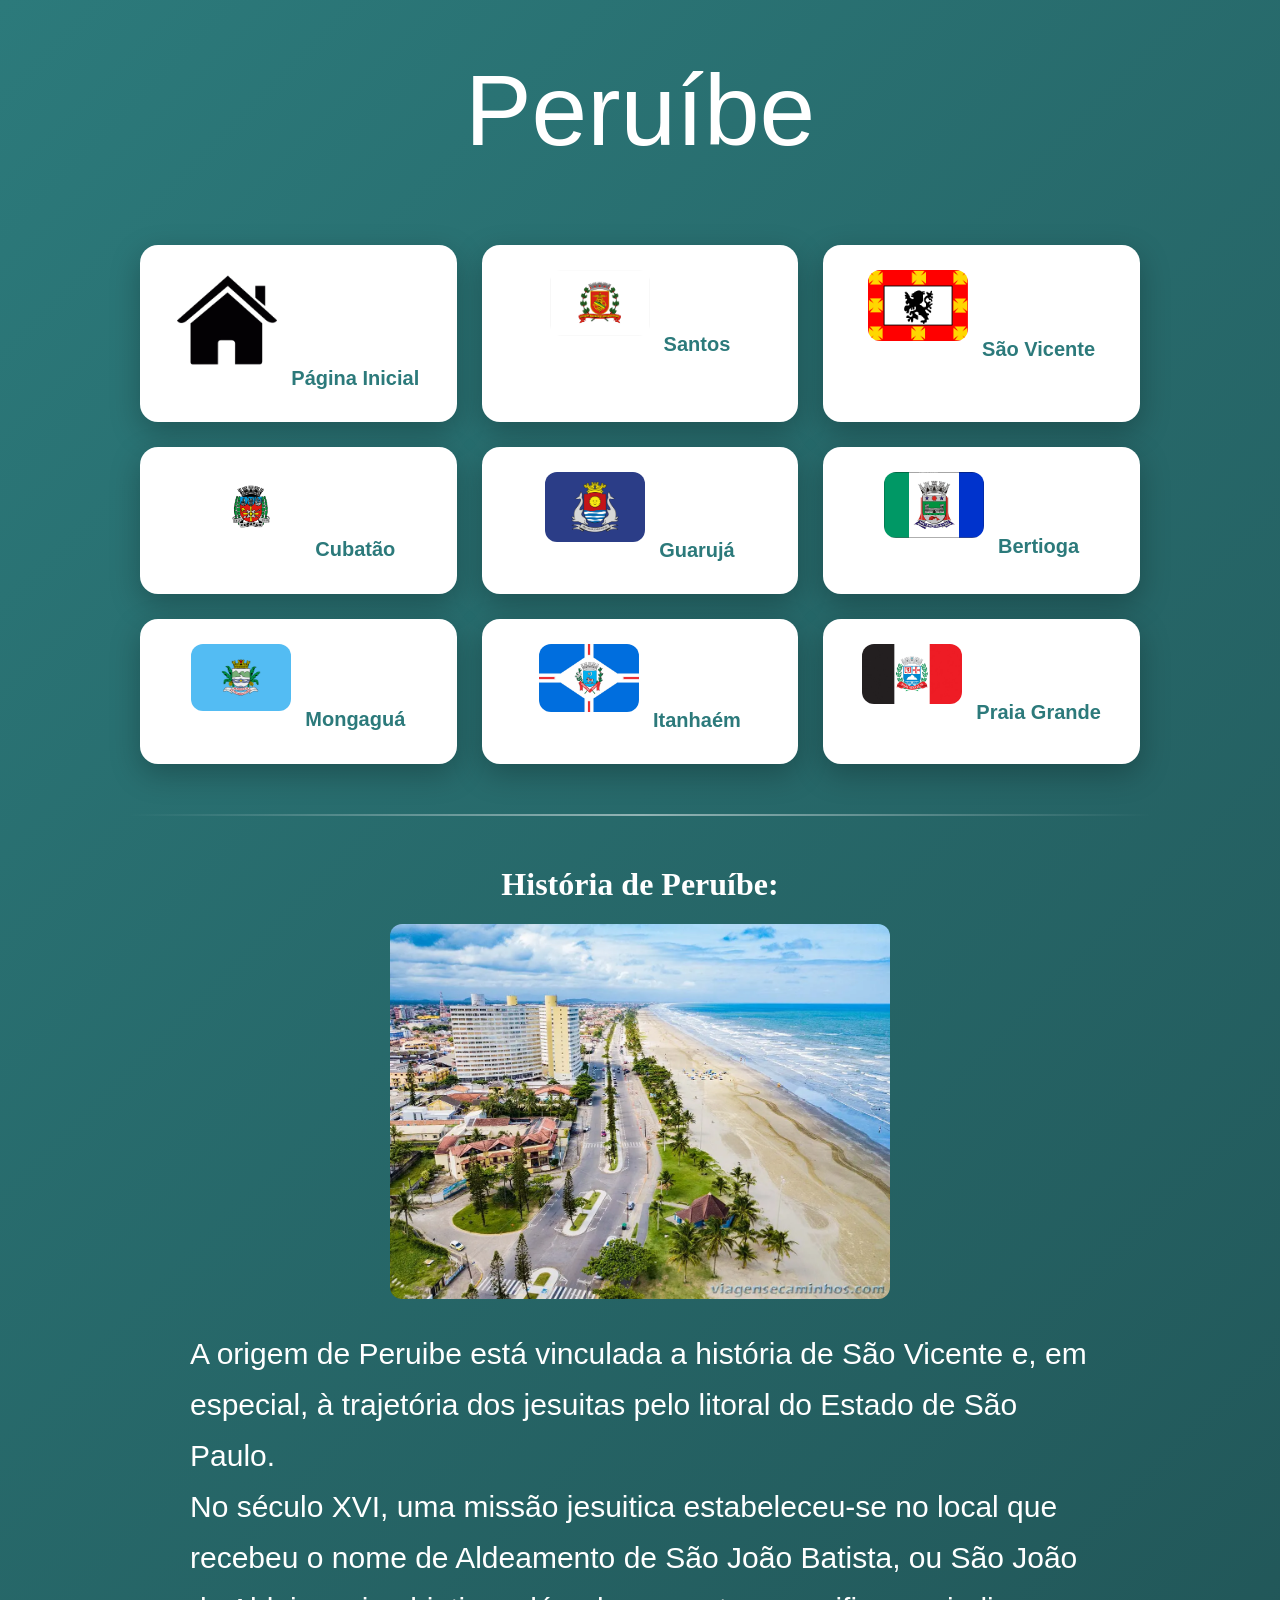
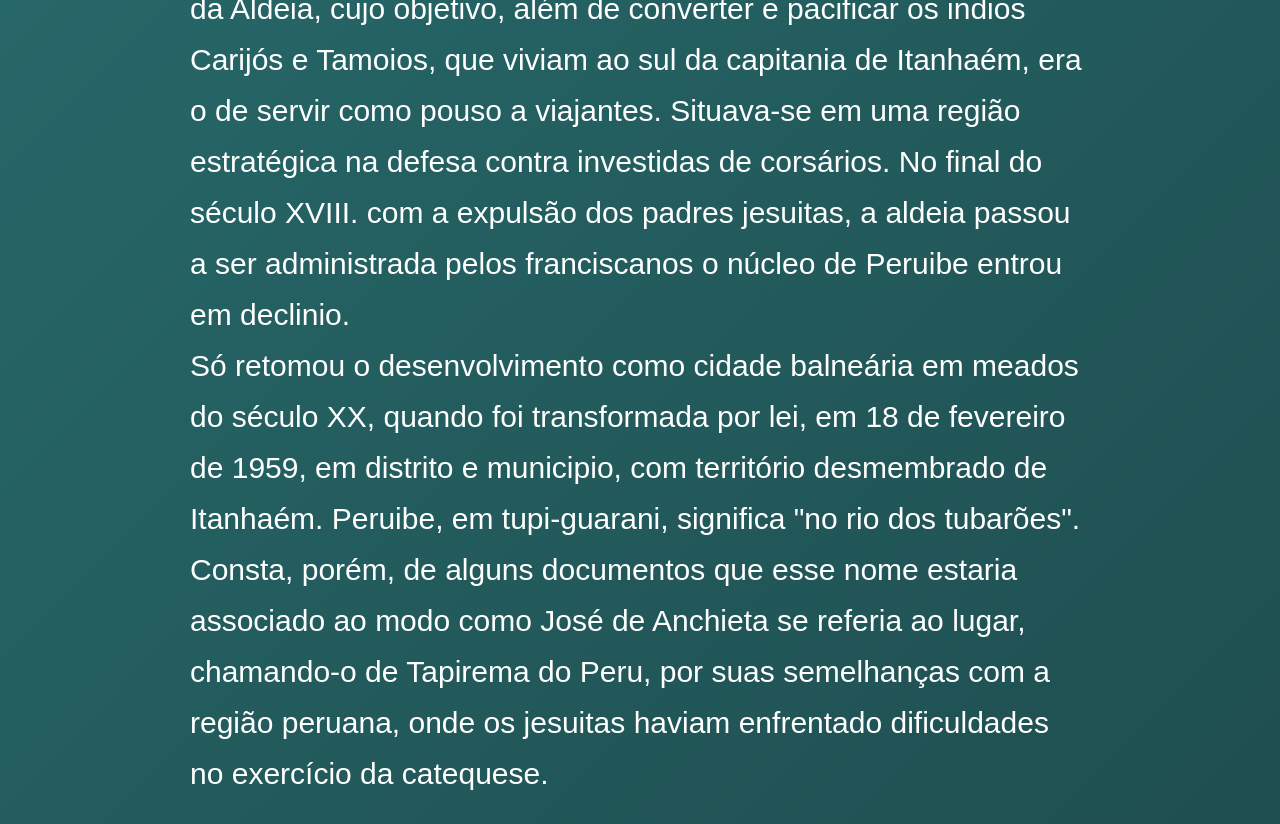
<file: peruibe.html>
<!DOCTYPE html>
<html lang="pt-br">

<head>
<meta charset="UTF-8">
<title>Peruíbe</title>
</head>
<link rel="stylesheet" href="style.css">
<body style="background-color: rgb(67, 146, 146);;">

<p style="font-size: 100PX; text-align: center;">
Peruíbe
</p>
<div class="municipios">
    <ul style="font-size: 50px; text-align: center;">
        <li class="parte">
            <img src="pagina-inicial.png" alt="" width="110">
            <a href="index.html">Página Inicial</a>
        </li>
        <li class="parte">
            <img src="Bandeira_Santos.png" alt="" width="110">
            <a href="Santos.html">Santos</a>
        </li>
        <li class="parte">
            <img src="Bandeira_São Vicente.png" alt="" width="120">
            <a href="saovicente.html">São Vicente</a>
        </li>
        <li class="parte">
            <img src="Bandeira_Cubatão.png" alt="" width="120">
            <a href="Cubatão.html">Cubatão</a>
        </li>
        <li class="parte">
            <img src="Bandeira_guaruja.png" alt="" width="120">
            <a href="Guarujá.html">Guarujá</a>
        </li>
        <li class="parte">        
            <img src="Bandeira_Bertioga.jpg" alt="" width="130">
            <a href="Bertioga.html">Bertioga</a>
        </li>
        <li class="parte">
            <img src="Bandeira_Mongagua.png" alt="" width="120">
            <a href="monguaga.html">Mongaguá</a>
        </li>
        <li class="parte">
            <img src="Bandeira_Itanhaem.png" alt="" width="120">
            <a href="Itanhaém.html">Itanhaém </a>
        </li>
        <li class="parte">
            <img src="Bandeira_PG.jpg" alt="" width="120">
            <a href="Praia Grande.html">Praia Grande</a>
        </li>
    </ul>
</div>
<hr>
<h1>História de Peruíbe:</h1>
<div style="text-align: center;">
    <img src="pci.webp" alt="Peruíbe Cidade" width="500">
</div>
<p style="font-size: 30px;">
A origem de Peruibe está vinculada a história de São Vicente e, em especial, à trajetória dos jesuitas pelo litoral do Estado de São Paulo.
<br>
No século XVI, uma missão jesuitica estabeleceu-se no local que recebeu o nome de Aldeamento de São João Batista, ou São João da Aldeia, cujo objetivo, além de converter e pacificar os indios Carijós e Tamoios, que viviam ao sul da capitania de Itanhaém, era o de servir como pouso a viajantes. Situava-se em uma região estratégica na defesa contra investidas de corsários.

No final do século XVIII. com a expulsão dos padres jesuitas, a aldeia passou a ser administrada pelos franciscanos o núcleo de Peruibe entrou em declinio.
<br>
Só retomou o desenvolvimento como cidade balneária em meados do século XX, quando foi transformada por lei, em 18 de fevereiro de 1959, em distrito e municipio, com território desmembrado de Itanhaém. Peruibe, em tupi-guarani, significa "no rio dos tubarões".
<br>
Consta, porém, de alguns documentos que esse nome estaria associado ao modo como José de Anchieta se referia ao lugar, chamando-o de Tapirema do Peru, por suas semelhanças com a região peruana, onde os jesuitas haviam enfrentado dificuldades no exercício da catequese.
</p>
</file>
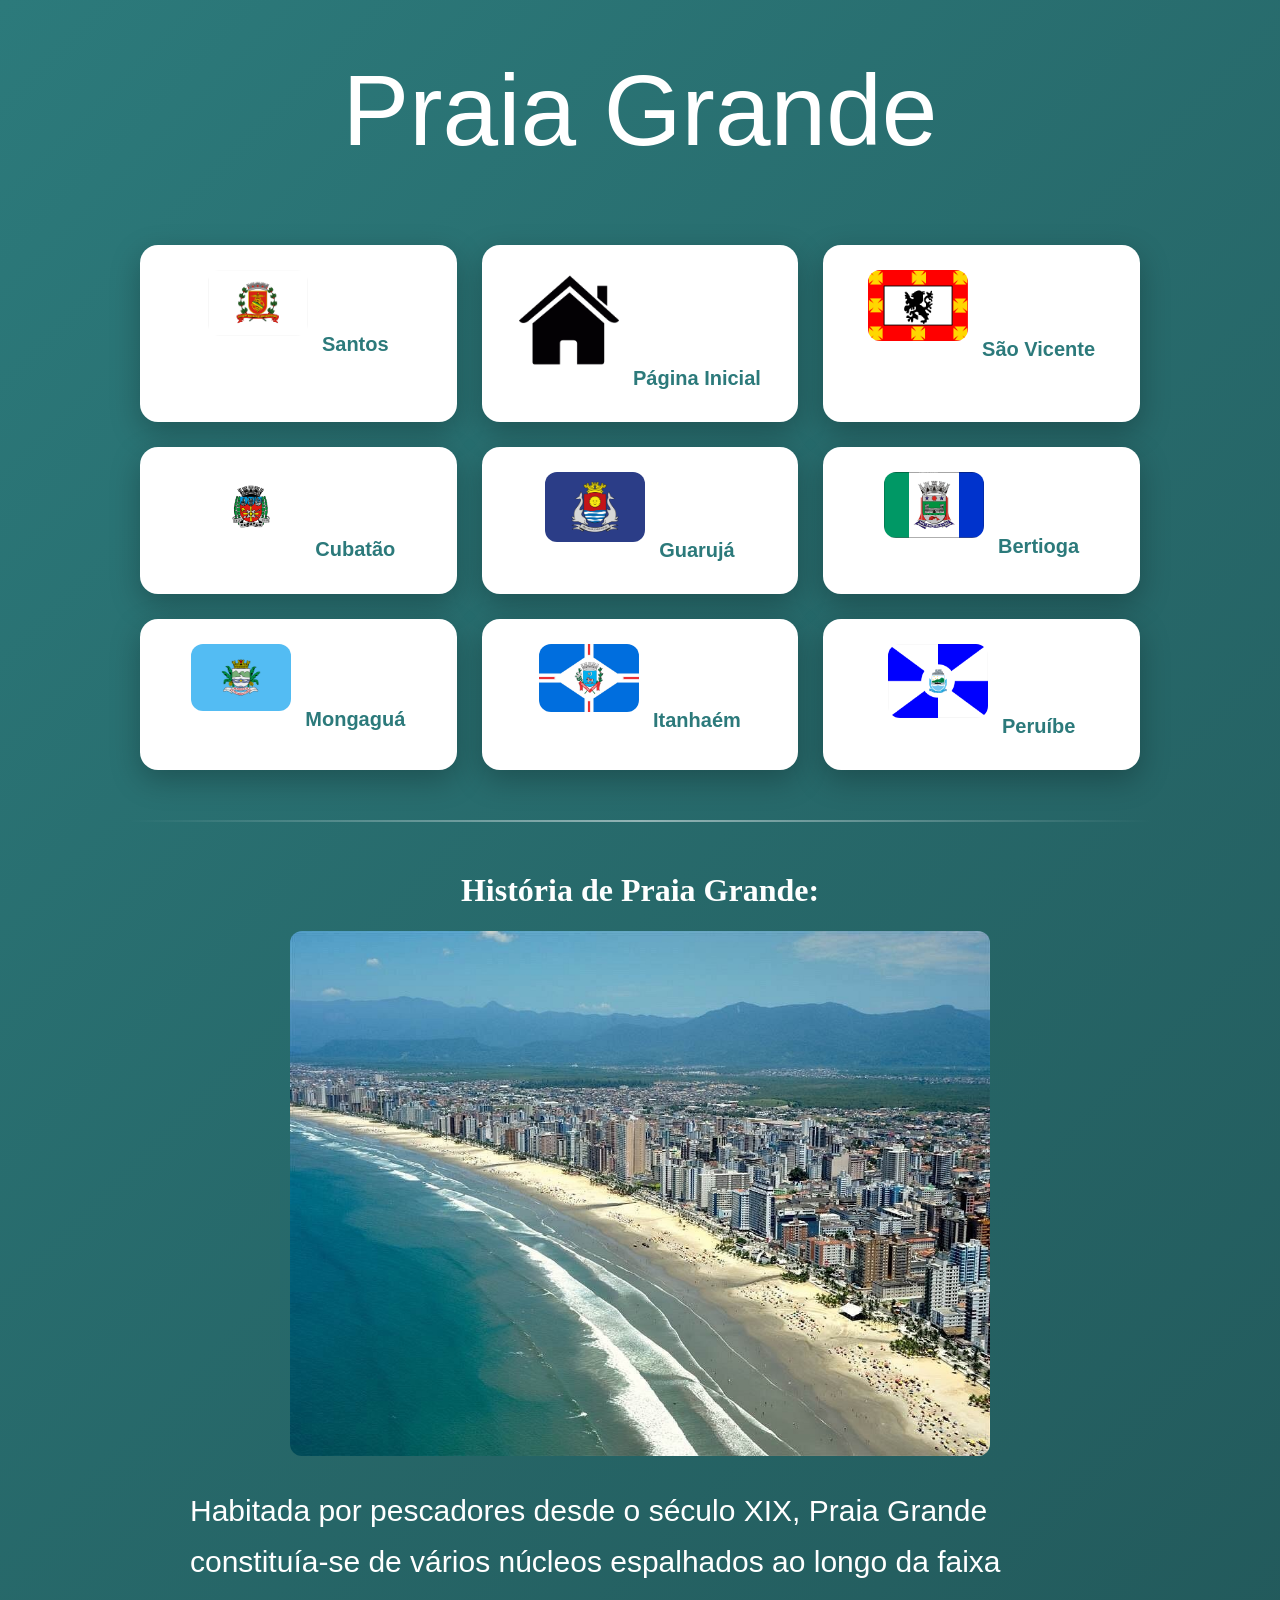
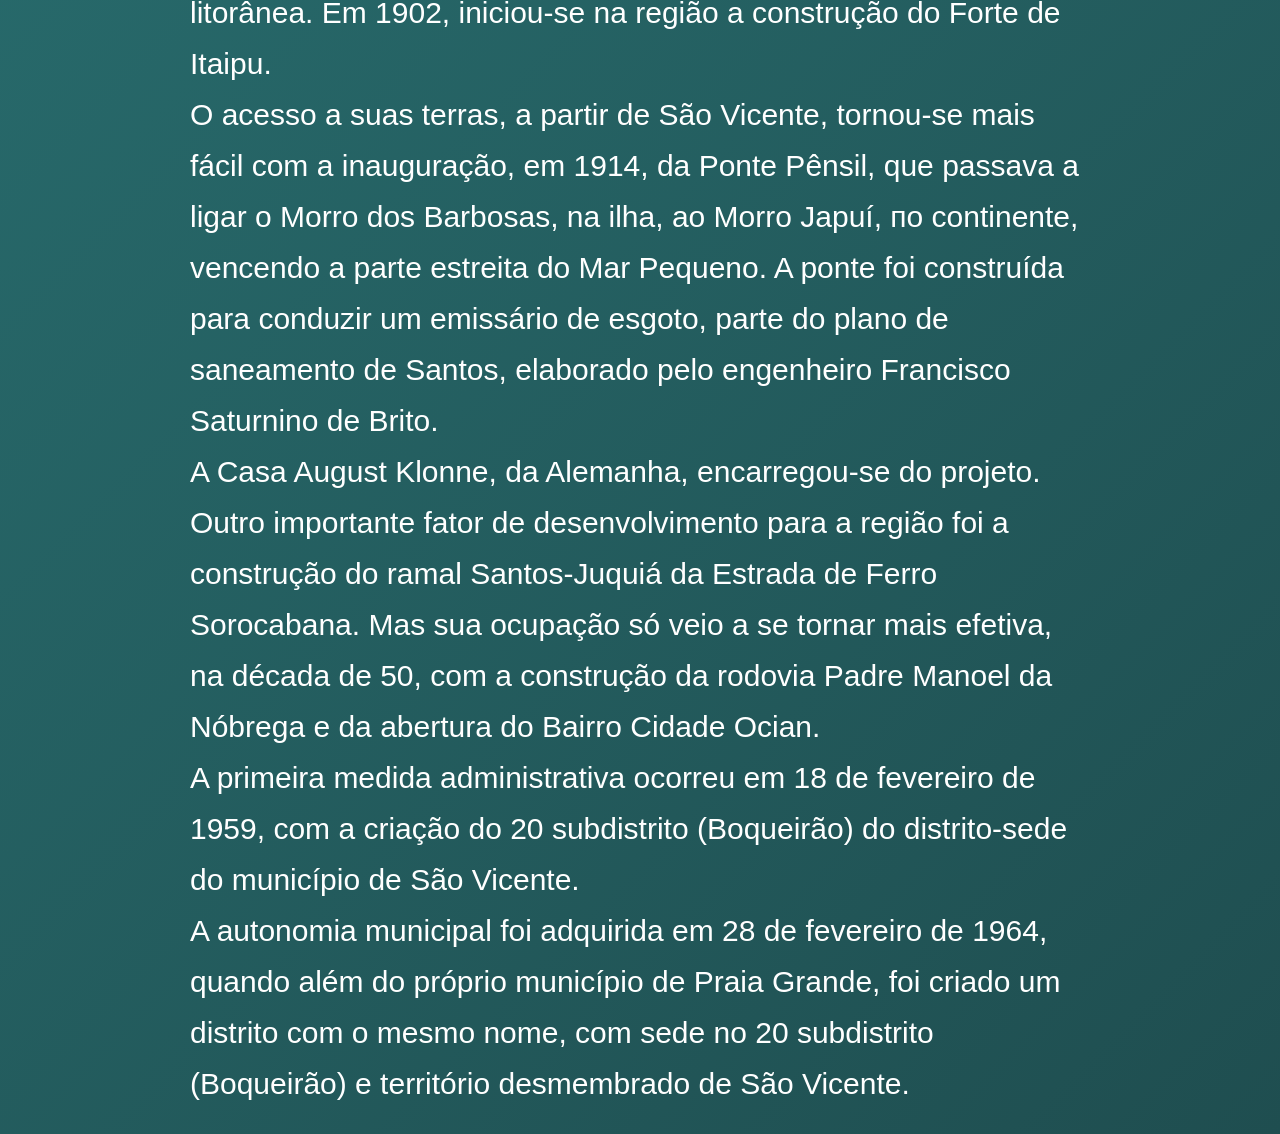
<file: Praia Grande.html>
<!DOCTYPE html>
<html lang="pt-br">

<head>
<meta charset="UTF-8">
<title>Praia Grande</title>
</head>
<link rel="stylesheet" href="style.css">
<body style="background-color: rgb(67, 146, 146);;">

<p style="font-size: 100PX; text-align: center;">
Praia Grande
</p>
<div class="municipios">
    <ul style="font-size: 50px; text-align: center;">
        <li class="parte">
            <img src="Bandeira_Santos.png" alt="" width="110">
            <a href="Santos.html">Santos</a>
        </li>
        <li class="parte">       
            <img src="pagina-inicial.png" alt="" width="120">
            <a href="index.html">Página Inicial</a>
        </li>
        <li class="parte">
            <img src="Bandeira_São Vicente.png" alt="" width="120">
            <a href="saovicente.html">São Vicente</a>
        </li>
        <li class="parte">
            <img src="Bandeira_Cubatão.png" alt="" width="120">
            <a href="Cubatão.html">Cubatão</a>
        </li>
        <li class="parte">
            <img src="Bandeira_guaruja.png" alt="" width="120">
            <a href="Guarujá.html">Guarujá</a>
        </li>
        <li class="parte">        
            <img src="Bandeira_Bertioga.jpg" alt="" width="130">
            <a href="Bertioga.html">Bertioga</a>
        </li>
        <li class="parte">
            <img src="Bandeira_Mongagua.png" alt="" width="120">
            <a href="monguaga.html">Mongaguá</a>
        </li>
        <li class="parte">
            <img src="Bandeira_Itanhaem.png" alt="" width="120">
            <a href="Itanhaém.html">Itanhaém </a>
        </li>
        <li class="parte">
            <img src="Bandeira_Peruíbe.png" alt="" width="120">
            <a href="peruibe.html">Peruíbe</a>
        </li>
    </ul>
</div>
<hr>
<h1>História de Praia Grande:</h1>
<div style="text-align: center;">
    <img src="pg.jpg" alt="Praia Grande" width="700">
</div>
<p style="font-size: 30px;">

Habitada por pescadores desde o século XIX, Praia Grande constituía-se de vários núcleos espalhados ao longo da faixa litorânea. Em 1902, iniciou-se na região a construção do Forte de Itaipu.
<br>
O acesso a suas terras, a partir de São Vicente, tornou-se mais fácil com a inauguração, em 1914, da Ponte Pênsil, que passava a ligar o Morro dos Barbosas, na ilha, ao Morro Japuí, по continente, vencendo a parte estreita do Mar Pequeno.

A ponte foi construída para conduzir um emissário de esgoto, parte do plano de saneamento de Santos, elaborado pelo engenheiro Francisco Saturnino de Brito.
<br>
A Casa August Klonne, da Alemanha, encarregou-se do projeto. Outro importante fator de desenvolvimento

para a região foi a construção do ramal Santos-Juquiá da Estrada de Ferro Sorocabana.

Mas sua ocupação só veio a se tornar mais efetiva, na década de 50, com a construção da rodovia Padre Manoel da Nóbrega e da abertura do Bairro Cidade Ocian.
<br>
A primeira medida administrativa ocorreu em 18 de fevereiro de 1959, com a criação do 20 subdistrito (Boqueirão) do distrito-sede do município de São Vicente.
<br>
A autonomia municipal foi adquirida em 28 de fevereiro de 1964, quando além do próprio município de Praia Grande, foi criado um distrito com o mesmo nome, com sede no 20 subdistrito (Boqueirão) e território desmembrado de São Vicente.
</p>
</file>
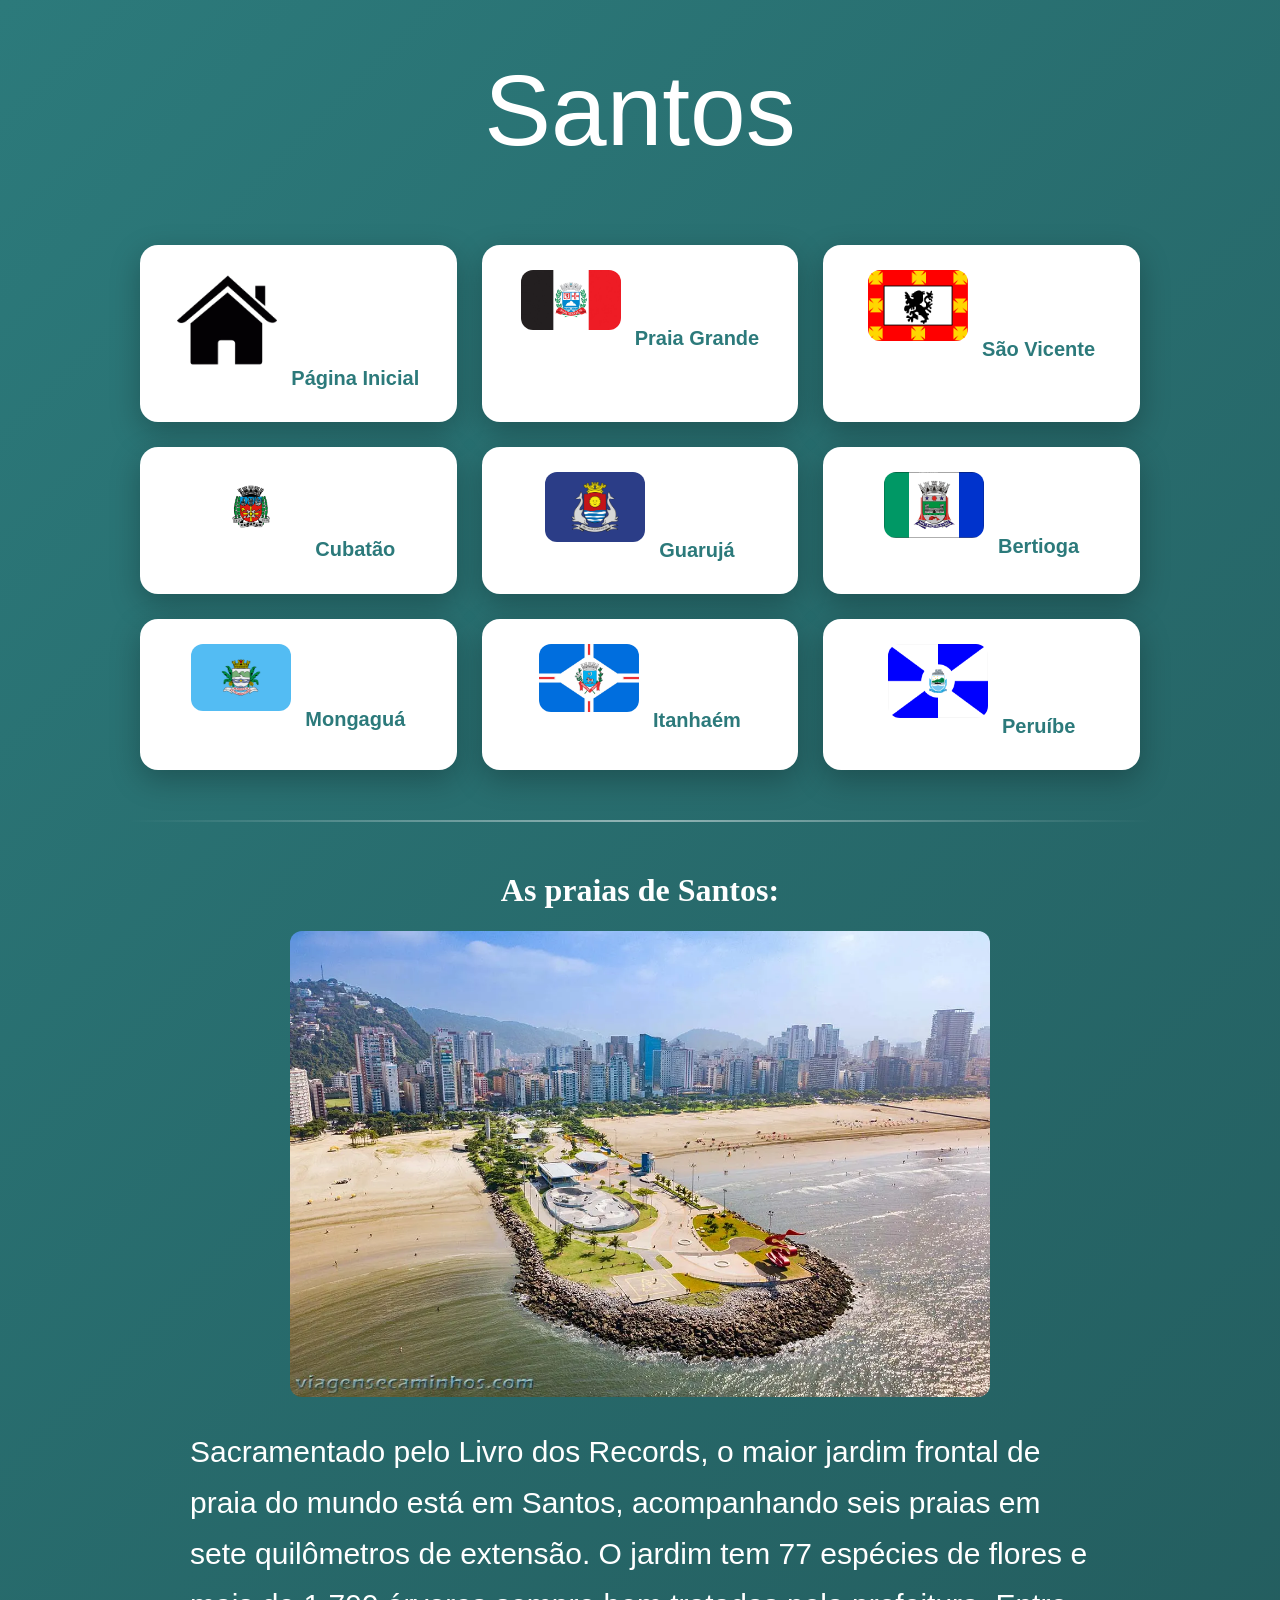
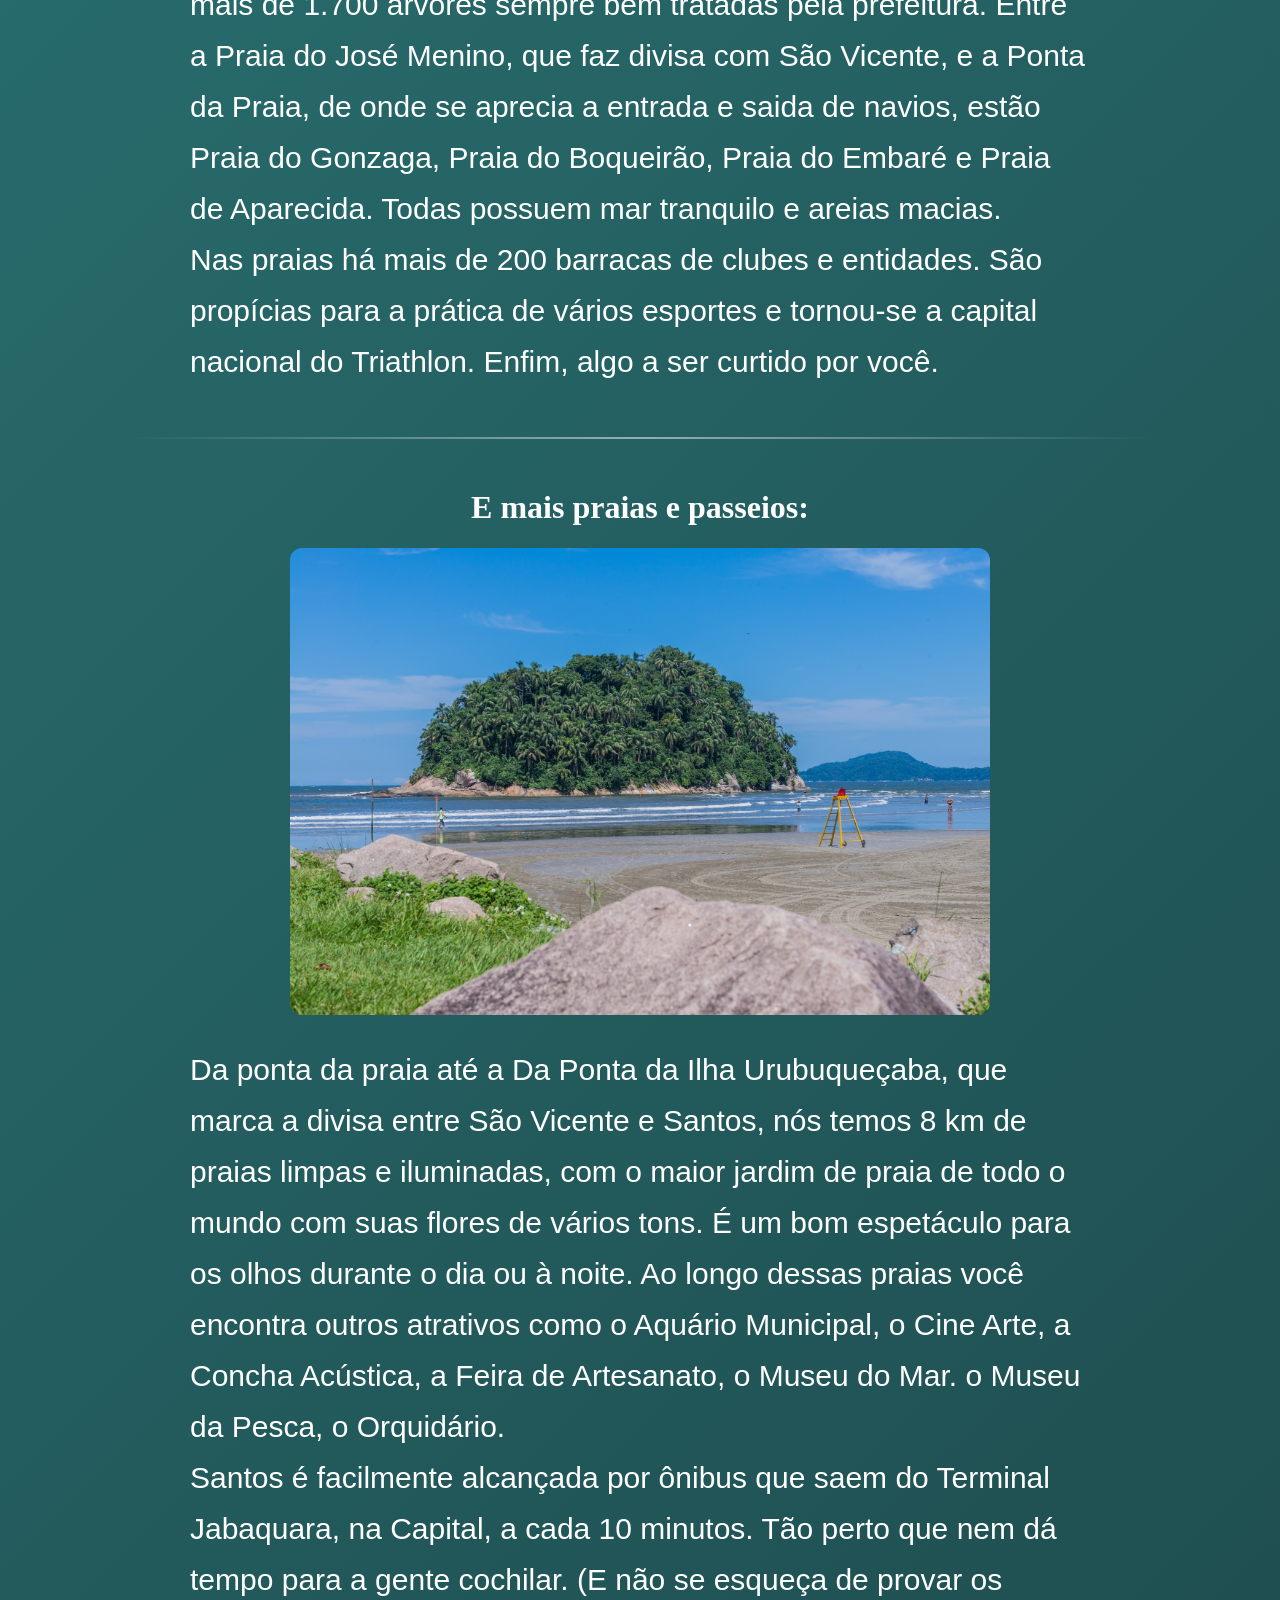
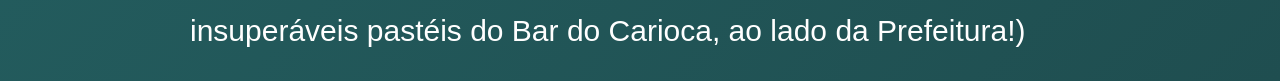
<file: Santos.html>
<!DOCTYPE html>
<html lang="pt-br">

<head>
<meta charset="UTF-8">
<title>Baixada Santista</title>
</head>
<link rel="stylesheet" href="style.css">
<body style="background-color: rgb(67, 146, 146);;">

<p style="font-size: 100PX; text-align: center;">
Santos 
</p>
<div class="municipios">
    <ul style="font-size: 50px; text-align: center;">
        <li class="parte">
            <img src="pagina-inicial.png" alt="" width="110">
            <a href="index.html">Página Inicial</a>
        </li>
        <li class="parte">       
            <img src="Bandeira_PG.jpg" alt="" width="120">
            <a href="Praia Grande.html">Praia Grande</a>
        </li>
        <li class="parte">
            <img src="Bandeira_São Vicente.png" alt="" width="120">
            <a href="saovicente.html">São Vicente</a>
        </li>
        <li class="parte">
            <img src="Bandeira_Cubatão.png" alt="" width="120">
            <a href="Cubatão.html">Cubatão</a>
        </li>
        <li class="parte">
            <img src="Bandeira_guaruja.png" alt="" width="120">
            <a href="Guarujá.html">Guarujá</a>
        </li>
        <li class="parte">        
            <img src="Bandeira_Bertioga.jpg" alt="" width="130">
            <a href="Bertioga.html">Bertioga</a>
        </li>
        <li class="parte">
            <img src="Bandeira_Mongagua.png" alt="" width="120">
            <a href="monguaga.html">Mongaguá</a>
        </li>
        <li class="parte">
            <img src="Bandeira_Itanhaem.png" alt="" width="120">
            <a href="Itanhaém.html">Itanhaém </a>
        </li>
        <li class="parte">
            <img src="Bandeira_Peruíbe.png" alt="" width="120">
            <a href="peruibe.html">Peruíbe</a>
        </li>
    </ul>
</div>
<hr>
<h1>As praias de Santos:</h1>
<div style="text-align: center;">
    <img src="SANpraia.jpg" alt="Santos" width="700">
</div>
<p style="font-size: 30px;">
Sacramentado pelo Livro dos Records, o maior jardim frontal de praia do mundo está em Santos, acompanhando seis praias em sete quilômetros de extensão. O jardim tem 77 espécies de flores e mais de 1.700 árvores sempre bem tratadas pela prefeitura.
Entre a Praia do José Menino, que faz divisa com São Vicente, e a Ponta da Praia, de onde se aprecia a entrada
e saida de navios, estão Praia do Gonzaga, Praia do Boqueirão, Praia do Embaré e Praia de Aparecida. Todas possuem mar tranquilo e areias macias.
<br>
Nas praias há mais de 200 barracas de clubes e entidades. São propícias para a prática de vários esportes e tornou-se a capital nacional do Triathlon. Enfim, algo a ser curtido por você.
</p>
<hr>
<h1>E mais praias e passeios:</h1>
<div style="text-align: center;">
    <img src="Ilha.jpg" alt="Santos" width="700">
</div>
<p style="font-size: 30px;">

Da ponta da praia até a Da Ponta da Ilha Urubuqueçaba, que marca a divisa entre São Vicente e Santos, nós temos 8 km de praias limpas e iluminadas, com o maior jardim de praia de todo o mundo com suas flores de vários tons. É um bom espetáculo para os olhos durante o dia ou à noite. Ao longo dessas praias você encontra outros atrativos como o Aquário Municipal, o Cine Arte, a
Concha Acústica, a Feira de Artesanato, o Museu do Mar. o Museu da Pesca, o Orquidário.
<br>
Santos é facilmente alcançada por ônibus que saem do Terminal Jabaquara, na Capital, a cada 10 minutos. Tão perto que nem dá tempo para a gente cochilar. (E não se esqueça de provar os insuperáveis pastéis do Bar do Carioca, ao lado da Prefeitura!)</p>
</file>
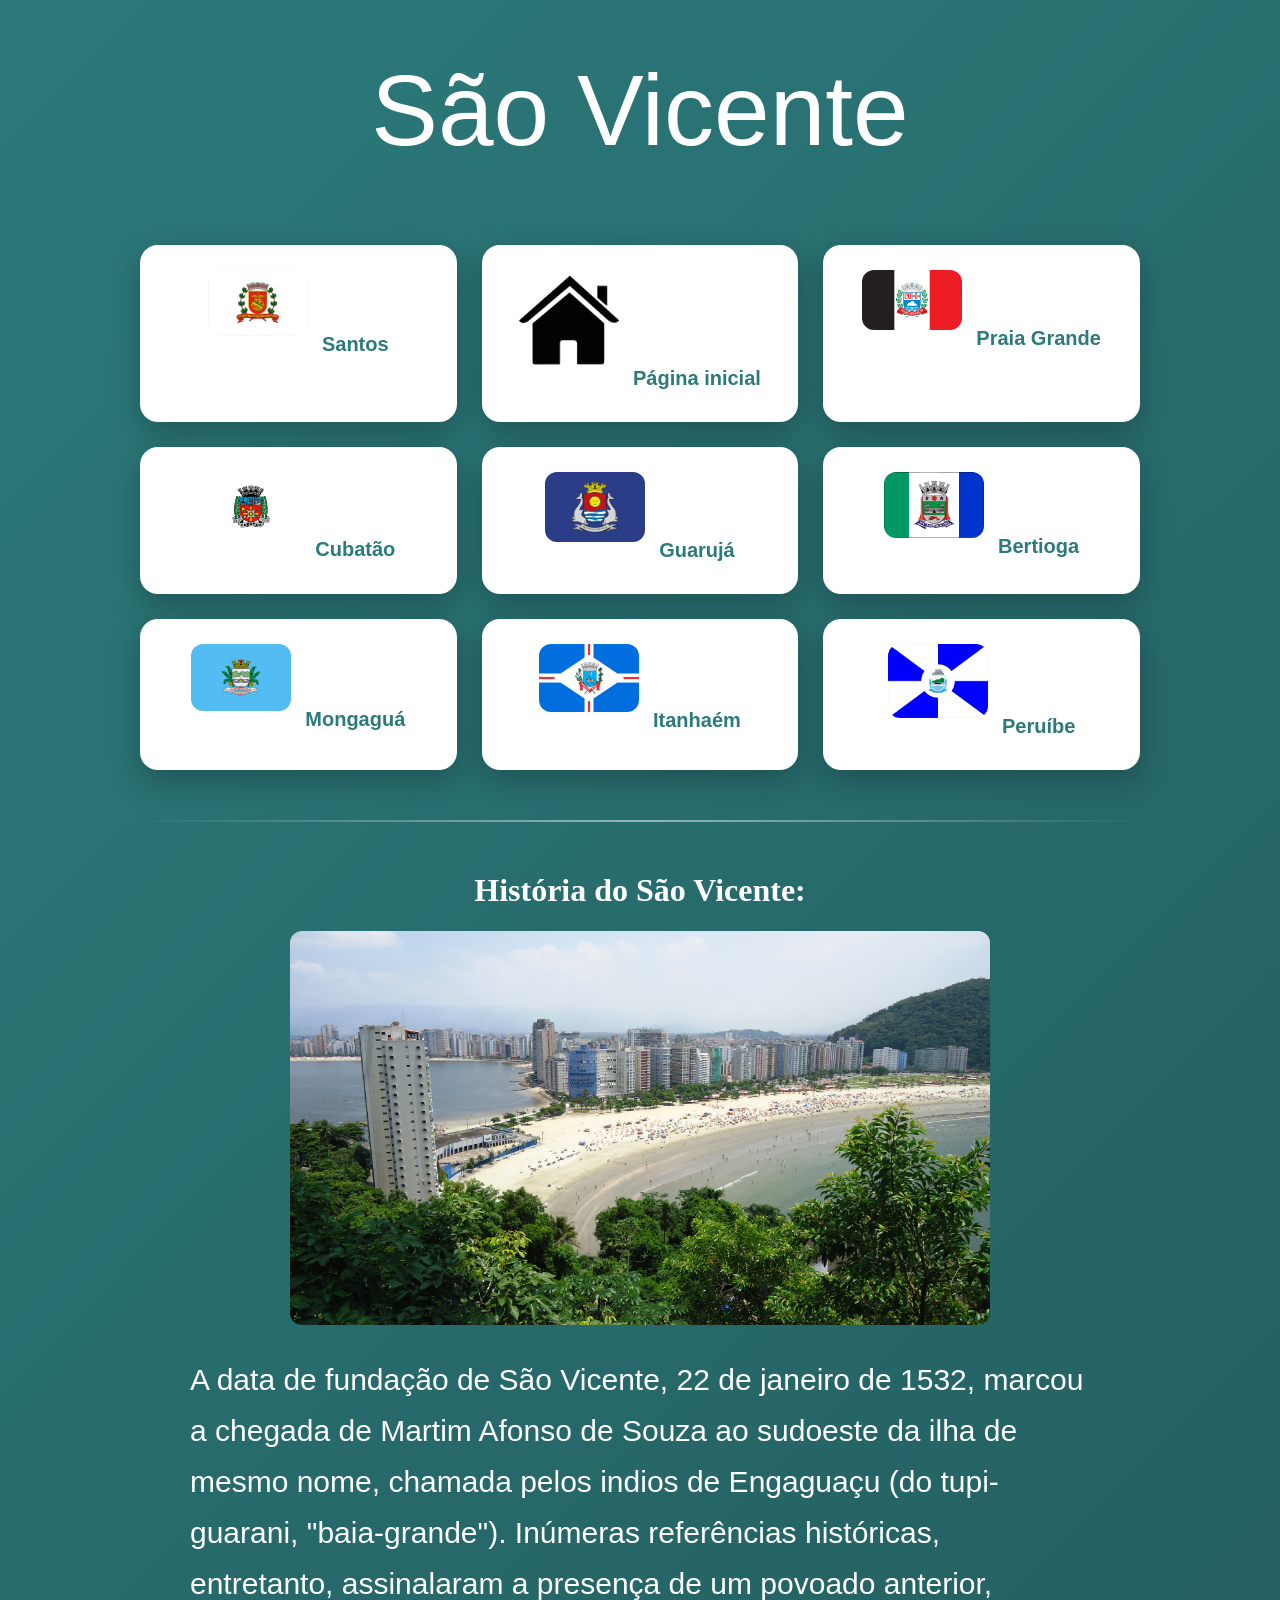
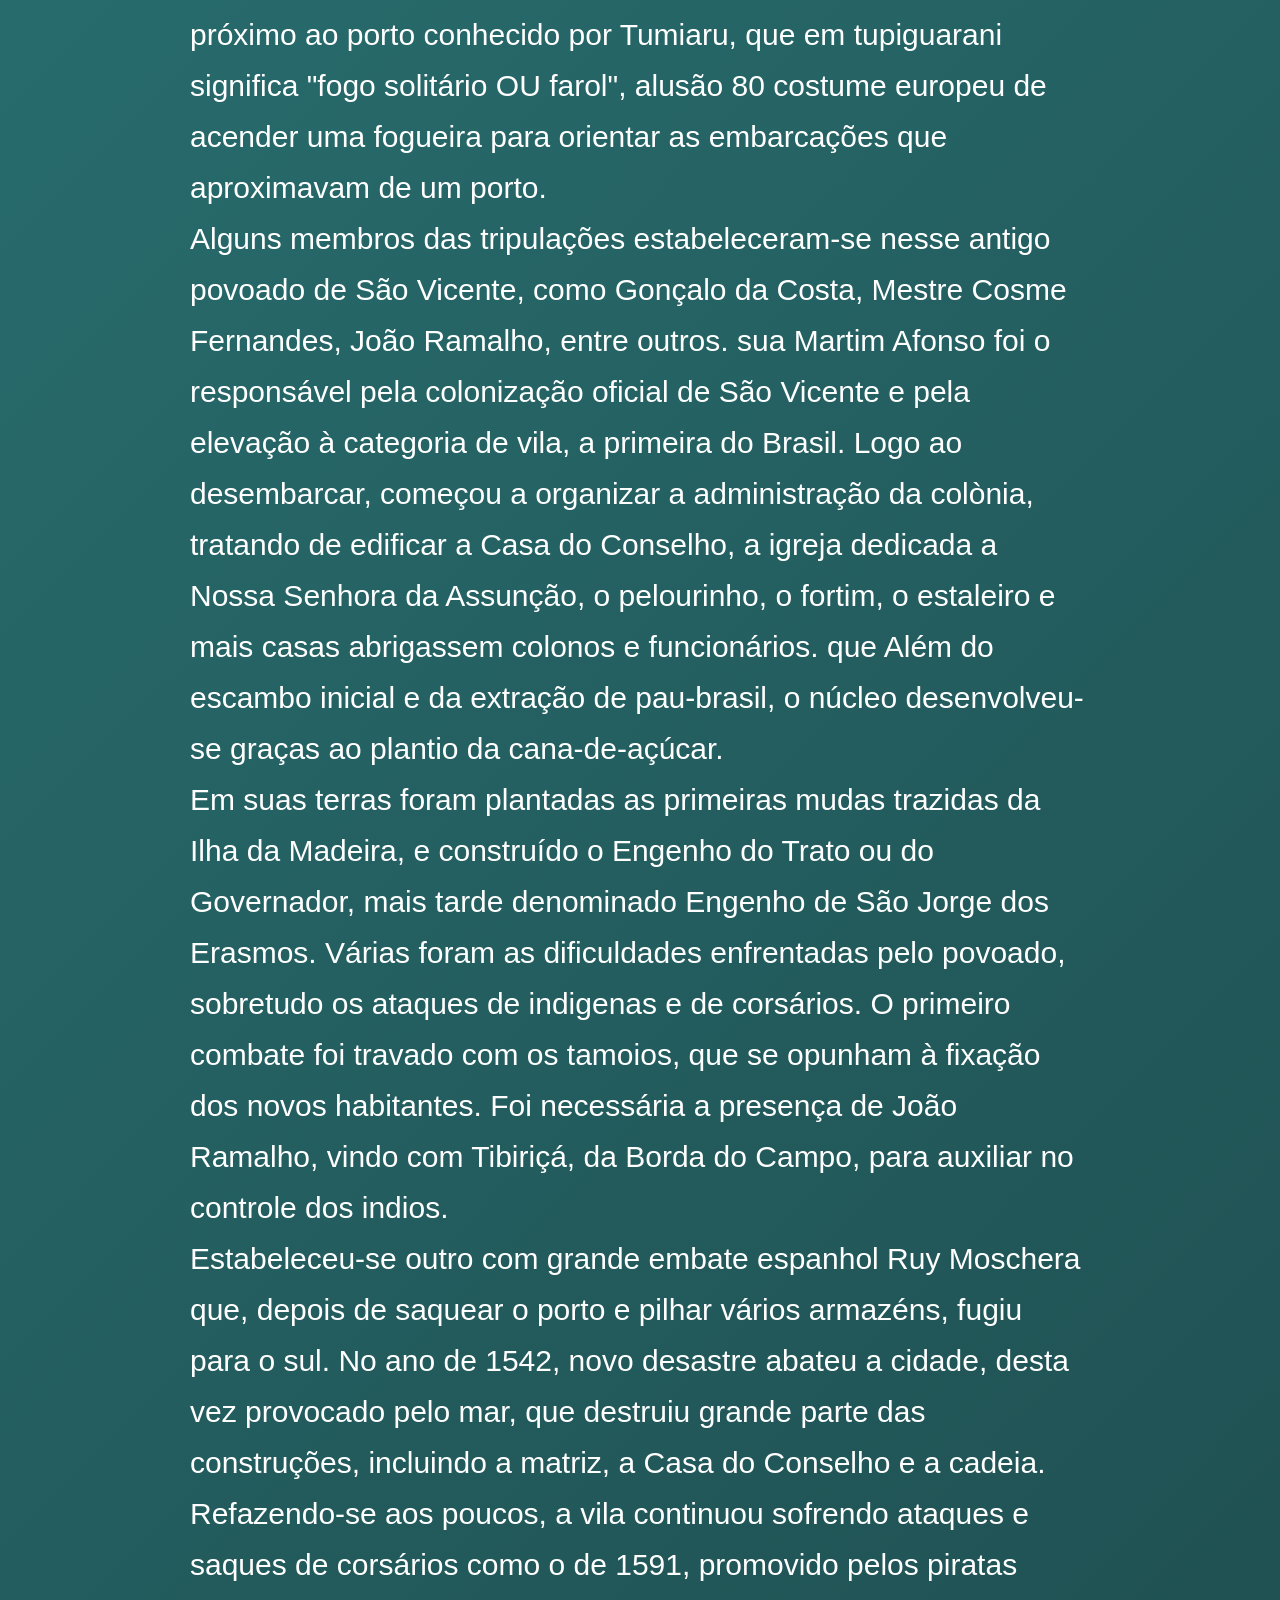
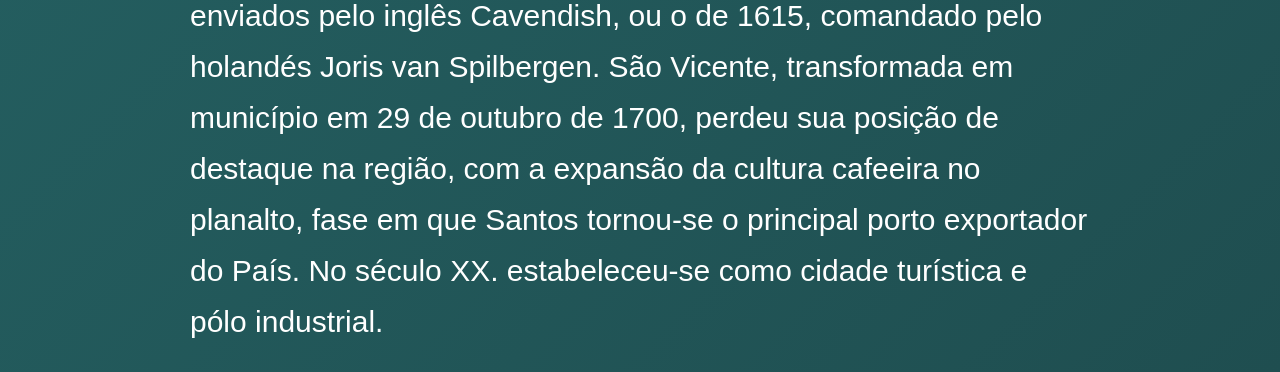
<file: saovicente.html>
<!DOCTYPE html>
<html lang="pt-br">

<head>
<meta charset="UTF-8">
<title>São Vicente</title>
</head>
<link rel="stylesheet" href="style.css">
<body style="background-color: rgb(67, 146, 146);;">
<p style="font-size: 100PX; text-align: center;">
São Vicente  
</p>
<div class="municipios">
    <ul style="font-size: 50px; text-align: center;">
        <li class="parte">
            <img src="Bandeira_Santos.png" alt="" width="110">
            <a href="Santos.html">Santos</a>
        </li>
        <li class="parte">       
            <img src="pagina-inicial.png" alt="" width="120">
            <a href="index.html">Página inicial</a>
        </li>
        <li class="parte">       
            <img src="Bandeira_PG.jpg" alt="" width="120">
            <a href="Praia Grande.html">Praia Grande</a>
        </li>
        <li class="parte">
            <img src="Bandeira_Cubatão.png" alt="" width="120">
            <a href="Cubatão.html">Cubatão</a>
        </li>
        <li class="parte">
            <img src="Bandeira_guaruja.png" alt="" width="120">
            <a href="Guarujá.html">Guarujá</a>
        </li>
        <li class="parte">        
            <img src="Bandeira_Bertioga.jpg" alt="" width="130">
            <a href="Bertioga.html">Bertioga</a>
        </li>
        <li class="parte">
            <img src="Bandeira_Mongagua.png" alt="" width="120">
            <a href="monguaga.html">Mongaguá</a>
        </li>
        <li class="parte">
            <img src="Bandeira_Itanhaem.png" alt="" width="120">
            <a href="Itanhaém.html">Itanhaém </a>
        </li>
        <li class="parte">
            <img src="Bandeira_Peruíbe.png" alt="" width="120">
            <a href="peruibe.html">Peruíbe</a>
        </li>
    </ul>
</div>
<hr>
<h1>História do São Vicente:</h1>
<div style="text-align: center;">
    <img src="svdia.jpg"São Vicente width="700">
</div>
<p style="font-size: 30px;">
    A data de fundação de São Vicente, 22 de janeiro de 1532, marcou a chegada de Martim Afonso de Souza ao sudoeste da ilha de mesmo nome, chamada pelos indios de Engaguaçu (do tupi-guarani, "baia-grande").

Inúmeras referências históricas, entretanto, assinalaram a presença de um povoado anterior, próximo ao porto conhecido por Tumiaru, que em tupiguarani significa "fogo solitário OU farol", alusão 80 costume europeu de acender uma fogueira para orientar as embarcações que aproximavam de um porto.
<br>

Alguns membros das tripulações estabeleceram-se nesse antigo povoado de São Vicente, como Gonçalo da Costa, Mestre Cosme Fernandes, João Ramalho, entre outros.

sua Martim Afonso foi o responsável pela colonização oficial de São Vicente e pela elevação à categoria de vila, a primeira do Brasil. Logo ao desembarcar, começou a organizar a administração da colònia, tratando de edificar a Casa do Conselho, a igreja dedicada a Nossa Senhora da Assunção, o pelourinho, o fortim, o estaleiro e mais casas abrigassem colonos e funcionários. que

Além do escambo inicial e da extração de pau-brasil, o núcleo desenvolveu- se graças ao plantio da cana-de-açúcar. 
<br>
Em suas terras foram plantadas as primeiras mudas trazidas da Ilha da Madeira, e construído o Engenho do Trato ou do Governador, mais tarde denominado Engenho de São Jorge dos Erasmos. Várias foram as dificuldades enfrentadas pelo povoado, sobretudo os ataques de indigenas e de corsários.

O primeiro combate foi travado com os tamoios, que se opunham à fixação dos novos habitantes. Foi necessária a presença de João Ramalho, vindo com Tibiriçá, da Borda do Campo, para auxiliar no controle dos indios. 
<br>
Estabeleceu-se outro com grande embate espanhol Ruy Moschera que, depois de saquear o porto e pilhar vários armazéns, fugiu para o sul.

No ano de 1542, novo desastre abateu a cidade, desta vez provocado pelo mar, que destruiu grande parte das construções, incluindo a matriz, a Casa do Conselho e a cadeia. Refazendo-se aos poucos, a vila continuou sofrendo ataques e saques de corsários como o de 1591, promovido pelos piratas enviados pelo inglês Cavendish, ou o de 1615, comandado pelo holandés Joris van Spilbergen.

São Vicente, transformada em município em 29 de outubro de 1700, perdeu sua posição de destaque na região, com a expansão da cultura cafeeira no planalto, fase em que Santos tornou-se o principal porto exportador do País. No século XX. estabeleceu-se como cidade turística e pólo industrial.
</file>
<file: style.css>
body {
  margin: 0;
  font-family: 'Poppins', sans-serif;
  background: linear-gradient(135deg, #2c7a7b, #1f4e50);
  color: white;
}

.titulo {
  font-family: 'Playfair Display', serif;
  font-size: 70px;
  text-align: center;
  margin-top: 30px;
  letter-spacing: 2px;
}

.municipios ul {
  display: grid;
  grid-template-columns: repeat(3, 1fr);
  gap: 25px;
  list-style: none;
  padding: 0;
  max-width: 1000px;
  margin: 50px auto;
}

.parte {
  background: white;
  border-radius: 18px;
  padding: 25px;
  text-align: center;
  position: relative;

  box-shadow: 0 10px 30px rgba(0,0,0,0.25);
  overflow: hidden;

  transition: all 0.4s ease;
}

.parte::after {
  content: "";
  position: absolute;
  inset: 0;
  background: rgba(0, 0, 0, 0);
  transition: 0.4s ease;
  border-radius: 18px;
  cursor: pointer;
}

.parte:hover::after {
  background: rgba(0, 0, 0, 0.25);
}

.parte:hover {
  transform: translateY(-10px) scale(1.03);
}

.parte img {
  max-width: 100px;
  margin-bottom: 15px;
  transition: 0.3s;
}

.parte a {
  text-decoration: none;
  font-weight: 600;
  color: #2c7a7b;
  font-size: 20px;
  transition: 0.3s;
}

.parte:hover a {
  color: white;
}

p {
  max-width: 900px;
  margin: 25px auto;
  font-size: 20px;
  line-height: 1.7;
  font-weight: 300;
}

h1 {
  text-align: center;
  font-family: 'Playfair Display', serif;
  margin-top: 40px;
}

img {
  border-radius: 12px;
}

hr {
  border: none;
  height: 2px;
  background: linear-gradient(to right, transparent, #ffffff80, transparent);
  margin: 50px auto;
  width: 80%;
}

.parte {
  position: relative;
  z-index: 1;
}

.parte * {
  position: relative;
  z-index: 2;
}
</file>
